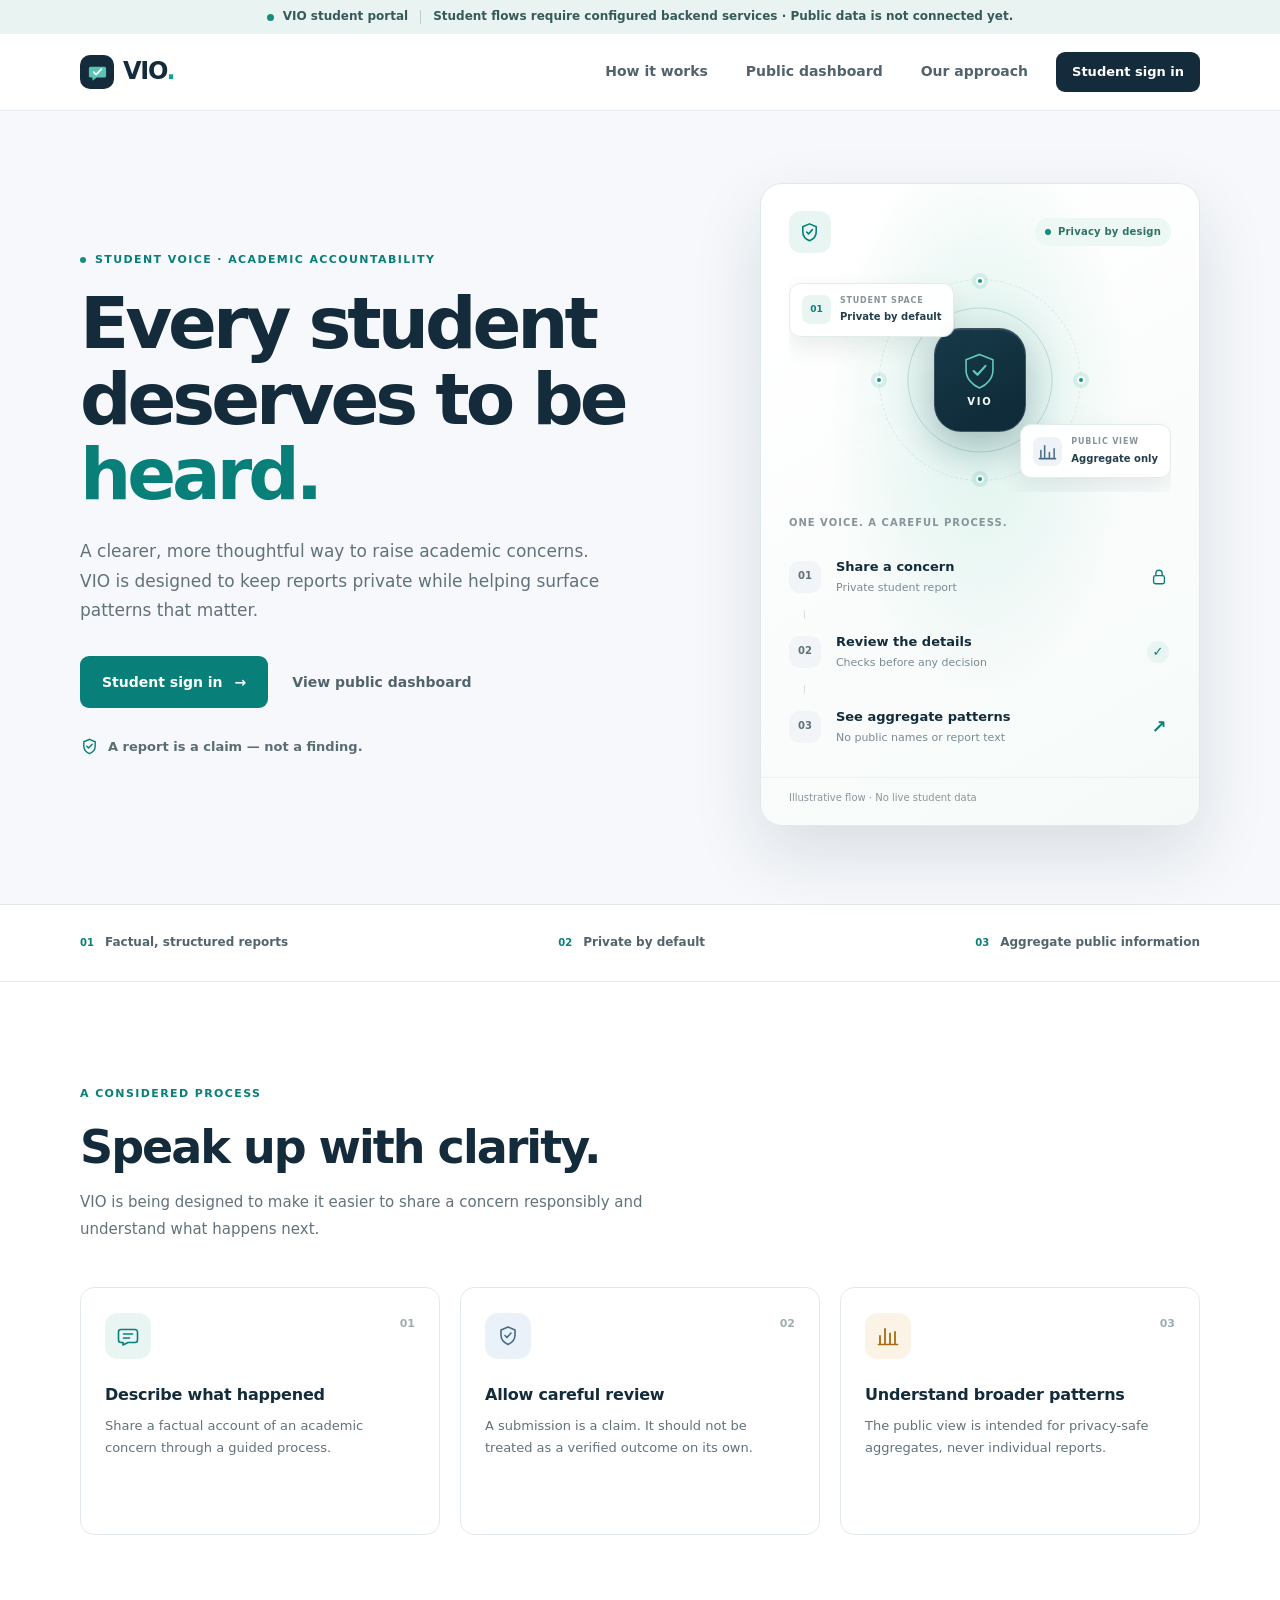
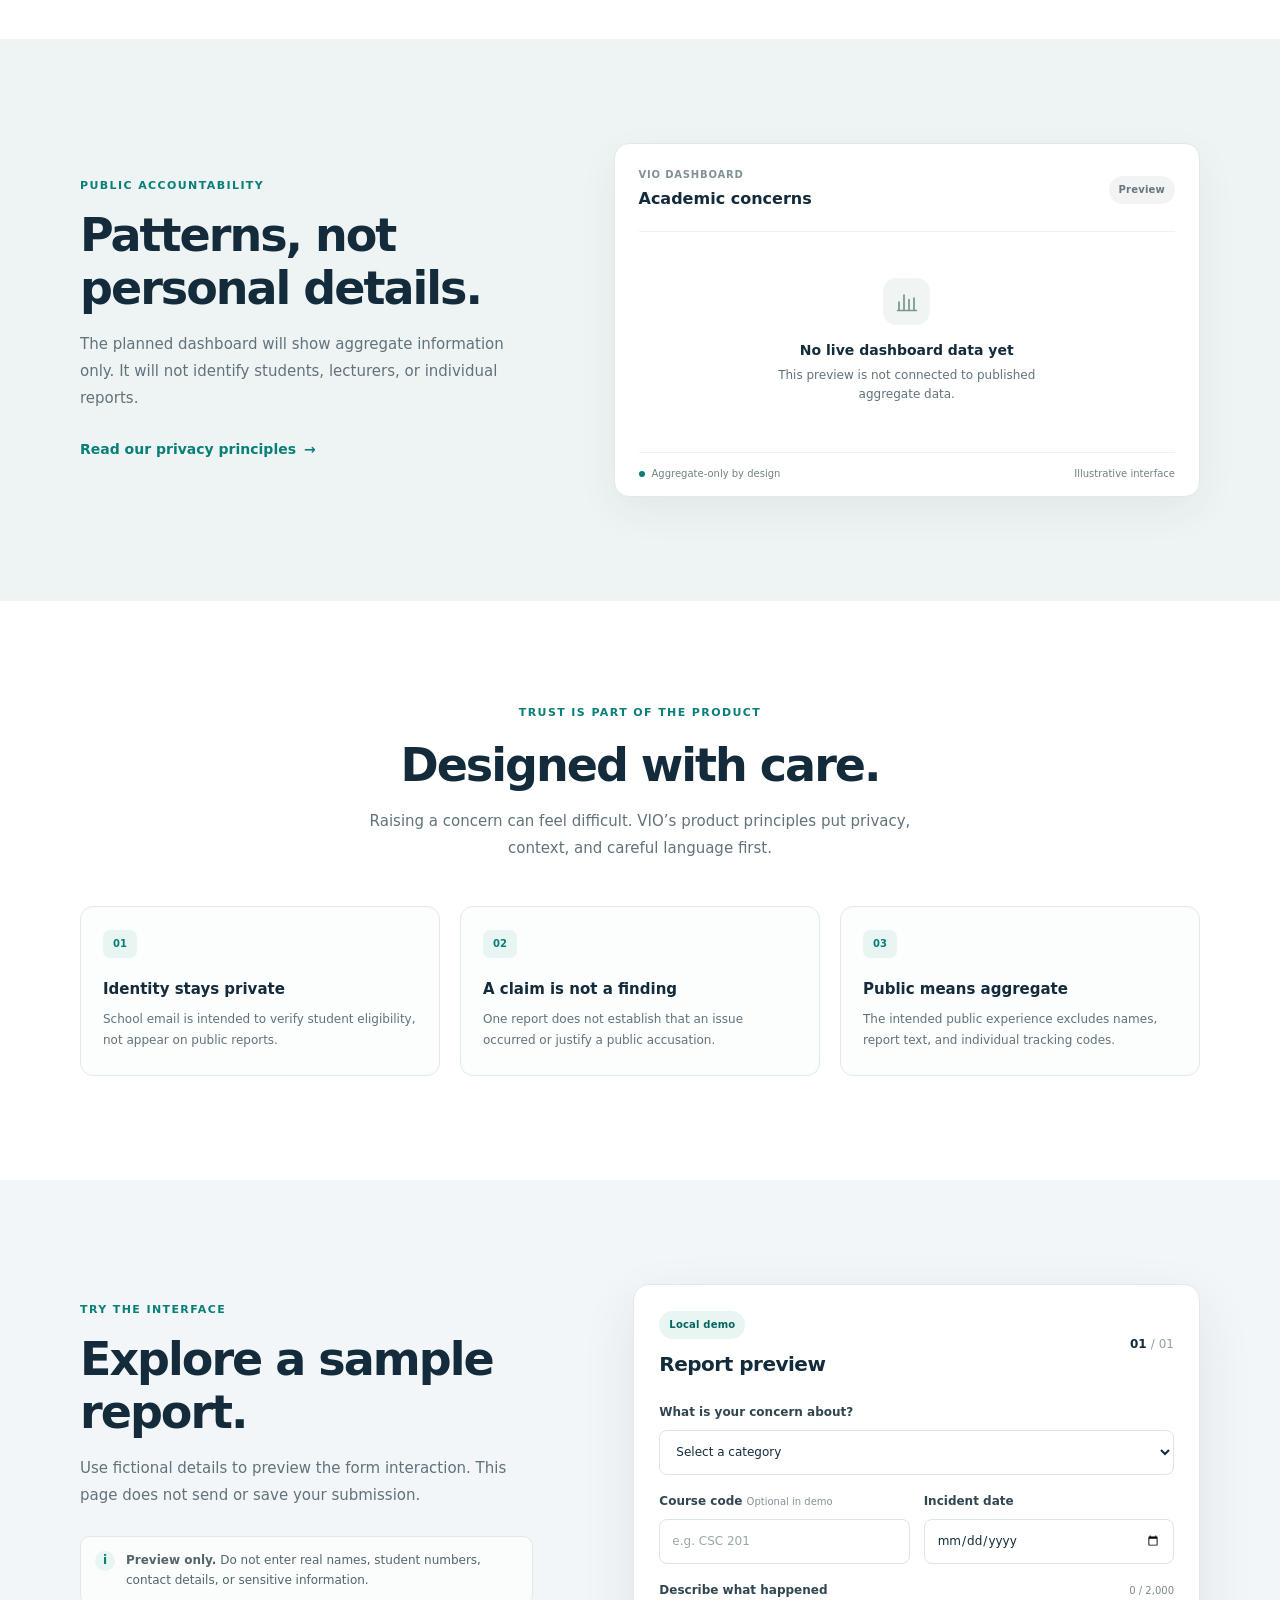
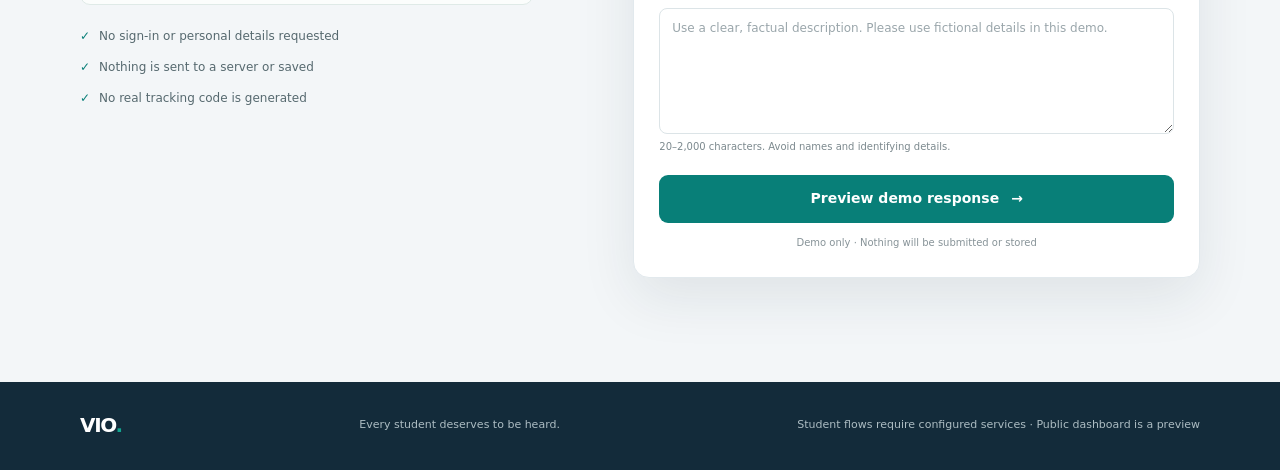
<file: frontend/index.html>
<!DOCTYPE html>
<html lang="en">
<head>
  <meta charset="UTF-8">
  <meta name="viewport" content="width=device-width, initial-scale=1">
  <meta name="theme-color" content="#f6f8fb">
  <meta
    name="description"
    content="VIO gives university students a structured, privacy-minded way to raise academic concerns."
  >
  <title>VIO — Every student deserves to be heard</title>
  <link rel="stylesheet" href="css/style.css">
</head>
<body>
  <a class="skip-link" href="#main">Skip to content</a>

  <div class="preview-bar">
    <span class="preview-bar__dot" aria-hidden="true"></span>
    <span>VIO student portal</span>
    <span class="preview-bar__divider" aria-hidden="true"></span>
    <span>Student flows require configured backend services · Public data is not connected yet.</span>
  </div>

  <header class="site-header">
    <div class="header-inner">
      <a class="brand" href="#home" aria-label="VIO home">
        <span class="brand__mark" aria-hidden="true">
          <svg viewBox="0 0 32 32" fill="none">
            <path d="M7 8.5h18a2 2 0 0 1 2 2v10a2 2 0 0 1-2 2H15l-5.5 4v-4H7a2 2 0 0 1-2-2v-10a2 2 0 0 1 2-2Z" fill="currentColor"/>
            <path d="m11 15.5 3.2 3.2 6.8-7" stroke="#fff" stroke-width="2.2" stroke-linecap="round" stroke-linejoin="round"/>
          </svg>
        </span>
        <span>VIO<span class="brand__period">.</span></span>
      </a>

      <button
        class="menu-toggle"
        id="menuToggle"
        type="button"
        aria-expanded="false"
        aria-controls="primaryNav"
        aria-label="Open navigation menu"
      >
        <span></span>
        <span></span>
        <span></span>
      </button>

      <nav class="primary-nav" id="primaryNav" aria-label="Main navigation">
        <a href="#how-it-works">How it works</a>
        <a href="dashboard.html">Public dashboard</a>
        <a href="about.html">Our approach</a>
      </nav>

      <a class="button button--small button--dark header-cta" href="sign-in.html">Student sign in</a>
    </div>
  </header>

  <main id="main">
    <section class="hero section-wrap" id="home">
      <div class="hero__copy">
        <p class="eyebrow"><span aria-hidden="true"></span> Student voice · Academic accountability</p>
        <h1>Every student deserves to be <span>heard.</span></h1>
        <p class="hero__intro">
          A clearer, more thoughtful way to raise academic concerns. VIO is designed
          to keep reports private while helping surface patterns that matter.
        </p>
        <div class="hero__actions">
          <a class="button button--primary" href="sign-in.html">
            Student sign in
            <span aria-hidden="true">→</span>
          </a>
          <a class="text-link" href="dashboard.html">View public dashboard</a>
        </div>
        <p class="hero__reassurance">
          <svg viewBox="0 0 20 20" fill="none" aria-hidden="true">
            <path d="M10 2.5 16 5v4.4c0 3.6-2.5 6.6-6 8.1-3.5-1.5-6-4.5-6-8.1V5l6-2.5Z" stroke="currentColor" stroke-width="1.5"/>
            <path d="m7.2 9.8 1.8 1.8 3.8-4" stroke="currentColor" stroke-width="1.5" stroke-linecap="round" stroke-linejoin="round"/>
          </svg>
          A report is a claim — not a finding.
        </p>
      </div>

      <aside class="hero-card" aria-label="How VIO is designed to protect privacy">
        <div class="hero-card__top">
          <span class="hero-card__icon" aria-hidden="true">
            <svg viewBox="0 0 24 24" fill="none">
              <path d="M12 3 19 6v5.1c0 4.2-2.9 7.7-7 9.4-4.1-1.7-7-5.2-7-9.4V6l7-3Z" stroke="currentColor" stroke-width="1.7" stroke-linejoin="round"/>
              <path d="m9 11.5 2 2 4-4.5" stroke="currentColor" stroke-width="1.7" stroke-linecap="round" stroke-linejoin="round"/>
            </svg>
          </span>
          <span class="status-pill"><span aria-hidden="true"></span> Privacy by design</span>
        </div>
        <div
          class="hero-visual"
          role="img"
          aria-label="A private student report stays in the student's account; the public view is aggregate only."
        >
          <span class="hero-visual__orbit hero-visual__orbit--outer" aria-hidden="true"></span>
          <span class="hero-visual__orbit hero-visual__orbit--inner" aria-hidden="true"></span>
          <span class="hero-visual__node hero-visual__node--top" aria-hidden="true"></span>
          <span class="hero-visual__node hero-visual__node--left" aria-hidden="true"></span>
          <span class="hero-visual__node hero-visual__node--right" aria-hidden="true"></span>
          <span class="hero-visual__node hero-visual__node--bottom" aria-hidden="true"></span>
          <div class="hero-visual__seal" aria-hidden="true">
            <svg viewBox="0 0 48 48" fill="none">
              <path d="M24 5 39 11v11.2c0 9-6.2 16.4-15 20.1C15.2 38.6 9 31.2 9 22.2V11l15-6Z" stroke="currentColor" stroke-width="1.8"/>
              <path d="m17.5 23.5 4.2 4.2 9-10" stroke="currentColor" stroke-width="2.4" stroke-linecap="round" stroke-linejoin="round"/>
            </svg>
            <span>VIO</span>
          </div>
          <div class="hero-visual__signal hero-visual__signal--private">
            <span class="hero-visual__signal-icon" aria-hidden="true">01</span>
            <span><small>STUDENT SPACE</small><strong>Private by default</strong></span>
          </div>
          <div class="hero-visual__signal hero-visual__signal--public">
            <span class="hero-visual__signal-icon hero-visual__signal-icon--public" aria-hidden="true">
              <svg viewBox="0 0 20 20" fill="none"><path d="M3 16V9m4 7V4m5 12v-5m5 5V7M1.5 17.5h17" stroke="currentColor" stroke-width="1.6" stroke-linecap="round"/></svg>
            </span>
            <span><small>PUBLIC VIEW</small><strong>Aggregate only</strong></span>
          </div>
        </div>
        <p class="hero-card__label">One voice. A careful process.</p>
        <div class="journey-step">
          <span class="journey-step__number">01</span>
          <span><strong>Share a concern</strong><small>Private student report</small></span>
          <span class="journey-step__lock" aria-label="Private">
            <svg viewBox="0 0 20 20" fill="none" aria-hidden="true">
              <rect x="4" y="8.5" width="12" height="9" rx="2" stroke="currentColor" stroke-width="1.5"/>
              <path d="M6.5 8.5V6a3.5 3.5 0 1 1 7 0v2.5" stroke="currentColor" stroke-width="1.5" stroke-linecap="round"/>
            </svg>
          </span>
        </div>
        <span class="journey-connector" aria-hidden="true"></span>
        <div class="journey-step">
          <span class="journey-step__number">02</span>
          <span><strong>Review the details</strong><small>Checks before any decision</small></span>
          <span class="journey-step__check" aria-hidden="true">✓</span>
        </div>
        <span class="journey-connector" aria-hidden="true"></span>
        <div class="journey-step journey-step--last">
          <span class="journey-step__number">03</span>
          <span><strong>See aggregate patterns</strong><small>No public names or report text</small></span>
          <span class="journey-step__chart" aria-hidden="true">↗</span>
        </div>
        <p class="hero-card__note">Illustrative flow · No live student data</p>
      </aside>
    </section>

    <section class="trust-strip" aria-label="VIO principles">
      <div class="trust-strip__inner">
        <p><span aria-hidden="true">01</span> Factual, structured reports</p>
        <p><span aria-hidden="true">02</span> Private by default</p>
        <p><span aria-hidden="true">03</span> Aggregate public information</p>
      </div>
    </section>

    <section class="section section--white" id="how-it-works">
      <div class="section-wrap">
        <div class="section-heading">
          <p class="eyebrow">A considered process</p>
          <h2>Speak up with clarity.</h2>
          <p class="section-lead">
            VIO is being designed to make it easier to share a concern responsibly
            and understand what happens next.
          </p>
        </div>
        <div class="steps-grid">
          <article class="step-card">
            <span class="step-card__number">01</span>
            <div class="step-card__icon step-card__icon--teal" aria-hidden="true">
              <svg viewBox="0 0 24 24" fill="none">
                <path d="M5 5.5h14A2.5 2.5 0 0 1 21.5 8v8a2.5 2.5 0 0 1-2.5 2.5h-7L7 21v-2.5H5A2.5 2.5 0 0 1 2.5 16V8A2.5 2.5 0 0 1 5 5.5Z" stroke="currentColor" stroke-width="1.6" stroke-linejoin="round"/>
                <path d="M7.5 10h9m-9 4h6" stroke="currentColor" stroke-width="1.6" stroke-linecap="round"/>
              </svg>
            </div>
            <h3>Describe what happened</h3>
            <p>Share a factual account of an academic concern through a guided process.</p>
          </article>
          <article class="step-card">
            <span class="step-card__number">02</span>
            <div class="step-card__icon step-card__icon--blue" aria-hidden="true">
              <svg viewBox="0 0 24 24" fill="none">
                <path d="M12 3 19 6v5.1c0 4.2-2.9 7.7-7 9.4-4.1-1.7-7-5.2-7-9.4V6l7-3Z" stroke="currentColor" stroke-width="1.6" stroke-linejoin="round"/>
                <path d="m9 11.5 2 2 4-4.5" stroke="currentColor" stroke-width="1.6" stroke-linecap="round" stroke-linejoin="round"/>
              </svg>
            </div>
            <h3>Allow careful review</h3>
            <p>A submission is a claim. It should not be treated as a verified outcome on its own.</p>
          </article>
          <article class="step-card">
            <span class="step-card__number">03</span>
            <div class="step-card__icon step-card__icon--gold" aria-hidden="true">
              <svg viewBox="0 0 24 24" fill="none">
                <path d="M4 19.5V12m5 7.5V5m5 14.5v-10m5 10V8" stroke="currentColor" stroke-width="1.8" stroke-linecap="round"/>
                <path d="M2.5 20.5h19" stroke="currentColor" stroke-width="1.6" stroke-linecap="round"/>
              </svg>
            </div>
            <h3>Understand broader patterns</h3>
            <p>The public view is intended for privacy-safe aggregates, never individual reports.</p>
          </article>
        </div>
      </div>
    </section>

    <section class="section dashboard-section" id="dashboard">
      <div class="section-wrap dashboard-layout">
        <div>
          <p class="eyebrow">Public accountability</p>
          <h2>Patterns, not personal details.</h2>
          <p class="section-lead">
            The planned dashboard will show aggregate information only. It will
            not identify students, lecturers, or individual reports.
          </p>
          <a class="text-link text-link--teal" href="#privacy">Read our privacy principles <span aria-hidden="true">→</span></a>
        </div>
        <div class="dashboard-preview">
          <div class="dashboard-preview__header">
            <div>
              <p class="dashboard-preview__eyebrow">VIO dashboard</p>
              <h3>Academic concerns</h3>
            </div>
            <span class="preview-tag">Preview</span>
          </div>
          <div class="dashboard-empty">
            <span class="dashboard-empty__icon" aria-hidden="true">
              <svg viewBox="0 0 24 24" fill="none">
                <path d="M4 19.5V12m5 7.5V5m5 14.5v-10m5 10V8" stroke="currentColor" stroke-width="1.7" stroke-linecap="round"/>
                <path d="M2.5 20.5h19" stroke="currentColor" stroke-width="1.5" stroke-linecap="round"/>
              </svg>
            </span>
            <h4>No live dashboard data yet</h4>
            <p>This preview is not connected to published aggregate data.</p>
          </div>
          <div class="dashboard-preview__foot">
            <span><i aria-hidden="true"></i> Aggregate-only by design</span>
            <span>Illustrative interface</span>
          </div>
        </div>
      </div>
    </section>

    <section class="section privacy-section" id="privacy">
      <div class="section-wrap">
        <div class="section-heading section-heading--center">
          <p class="eyebrow">Trust is part of the product</p>
          <h2>Designed with care.</h2>
          <p class="section-lead">
            Raising a concern can feel difficult. VIO’s product principles put
            privacy, context, and careful language first.
          </p>
        </div>
        <div class="privacy-grid">
          <article class="privacy-card">
            <span class="privacy-card__icon" aria-hidden="true">01</span>
            <h3>Identity stays private</h3>
            <p>School email is intended to verify student eligibility, not appear on public reports.</p>
          </article>
          <article class="privacy-card">
            <span class="privacy-card__icon" aria-hidden="true">02</span>
            <h3>A claim is not a finding</h3>
            <p>One report does not establish that an issue occurred or justify a public accusation.</p>
          </article>
          <article class="privacy-card">
            <span class="privacy-card__icon" aria-hidden="true">03</span>
            <h3>Public means aggregate</h3>
            <p>The intended public experience excludes names, report text, and individual tracking codes.</p>
          </article>
        </div>
      </div>
    </section>

    <section class="section demo-section" id="demo">
      <div class="section-wrap demo-layout">
        <div class="demo-copy">
          <p class="eyebrow">Try the interface</p>
          <h2>Explore a sample report.</h2>
          <p class="section-lead">
            Use fictional details to preview the form interaction. This page
            does not send or save your submission.
          </p>
          <div class="demo-notice">
            <span aria-hidden="true">i</span>
            <p><strong>Preview only.</strong> Do not enter real names, student numbers, contact details, or sensitive information.</p>
          </div>
          <ul class="demo-points">
            <li><span aria-hidden="true">✓</span> No sign-in or personal details requested</li>
            <li><span aria-hidden="true">✓</span> Nothing is sent to a server or saved</li>
            <li><span aria-hidden="true">✓</span> No real tracking code is generated</li>
          </ul>
        </div>

        <div class="form-card">
          <div class="form-card__heading">
            <div>
              <span class="preview-tag preview-tag--teal">Local demo</span>
              <h3 id="reportPreviewHeading">Report preview</h3>
            </div>
            <span class="form-card__step">01 <span>/ 01</span></span>
          </div>
          <div class="demo-form" id="reportForm" role="group" aria-labelledby="reportPreviewHeading">
            <div class="field">
              <label for="category">What is your concern about?</label>
              <select id="category" name="category" required>
                <option value="">Select a category</option>
                <option value="class_not_held">A class was not held</option>
                <option value="practical_not_held">A practical was not held</option>
                <option value="outline_incomplete">Course outline not completed</option>
                <option value="poor_delivery">Course delivery concern</option>
                <option value="unfair_assessment">Assessment concern</option>
                <option value="unresolved_complaint">Unresolved complaint</option>
                <option value="other_academic">Other academic issue</option>
                <option value="institutional">Institutional issue</option>
              </select>
            </div>
            <div class="field-row">
              <div class="field">
                <label for="course">Course code <span class="field-optional">Optional in demo</span></label>
                <input id="course" name="course" type="text" maxlength="24" placeholder="e.g. CSC 201" autocomplete="off">
              </div>
              <div class="field">
                <label for="incidentDate">Incident date</label>
                <input id="incidentDate" name="incidentDate" type="date" required>
              </div>
            </div>
            <div class="field">
              <div class="label-row">
                <label for="description">Describe what happened</label>
                <span id="characterCount" class="character-count">0 / 2,000</span>
              </div>
              <textarea
                id="description"
                name="description"
                rows="5"
                minlength="20"
                maxlength="2000"
                placeholder="Use a clear, factual description. Please use fictional details in this demo."
                required
              ></textarea>
              <p class="field-hint">20–2,000 characters. Avoid names and identifying details.</p>
            </div>
            <button class="button button--primary button--submit" id="previewButton" type="button">
              Preview demo response
              <span aria-hidden="true">→</span>
            </button>
            <p class="demo-result" id="formMessage" role="status" aria-live="polite" hidden></p>
            <p class="form-footnote">Demo only · Nothing will be submitted or stored</p>
          </div>
        </div>
      </div>
    </section>
  </main>

  <footer class="site-footer">
    <div class="footer-inner">
      <a class="brand brand--footer" href="#home" aria-label="VIO home">
        <span>VIO<span class="brand__period">.</span></span>
      </a>
      <p>Every student deserves to be heard.</p>
      <span class="footer-preview">Student flows require configured services · Public dashboard is a preview</span>
    </div>
  </footer>

  <script src="js/config.js"></script>
  <script src="js/script.js"></script>
</body>
</html>
</file>
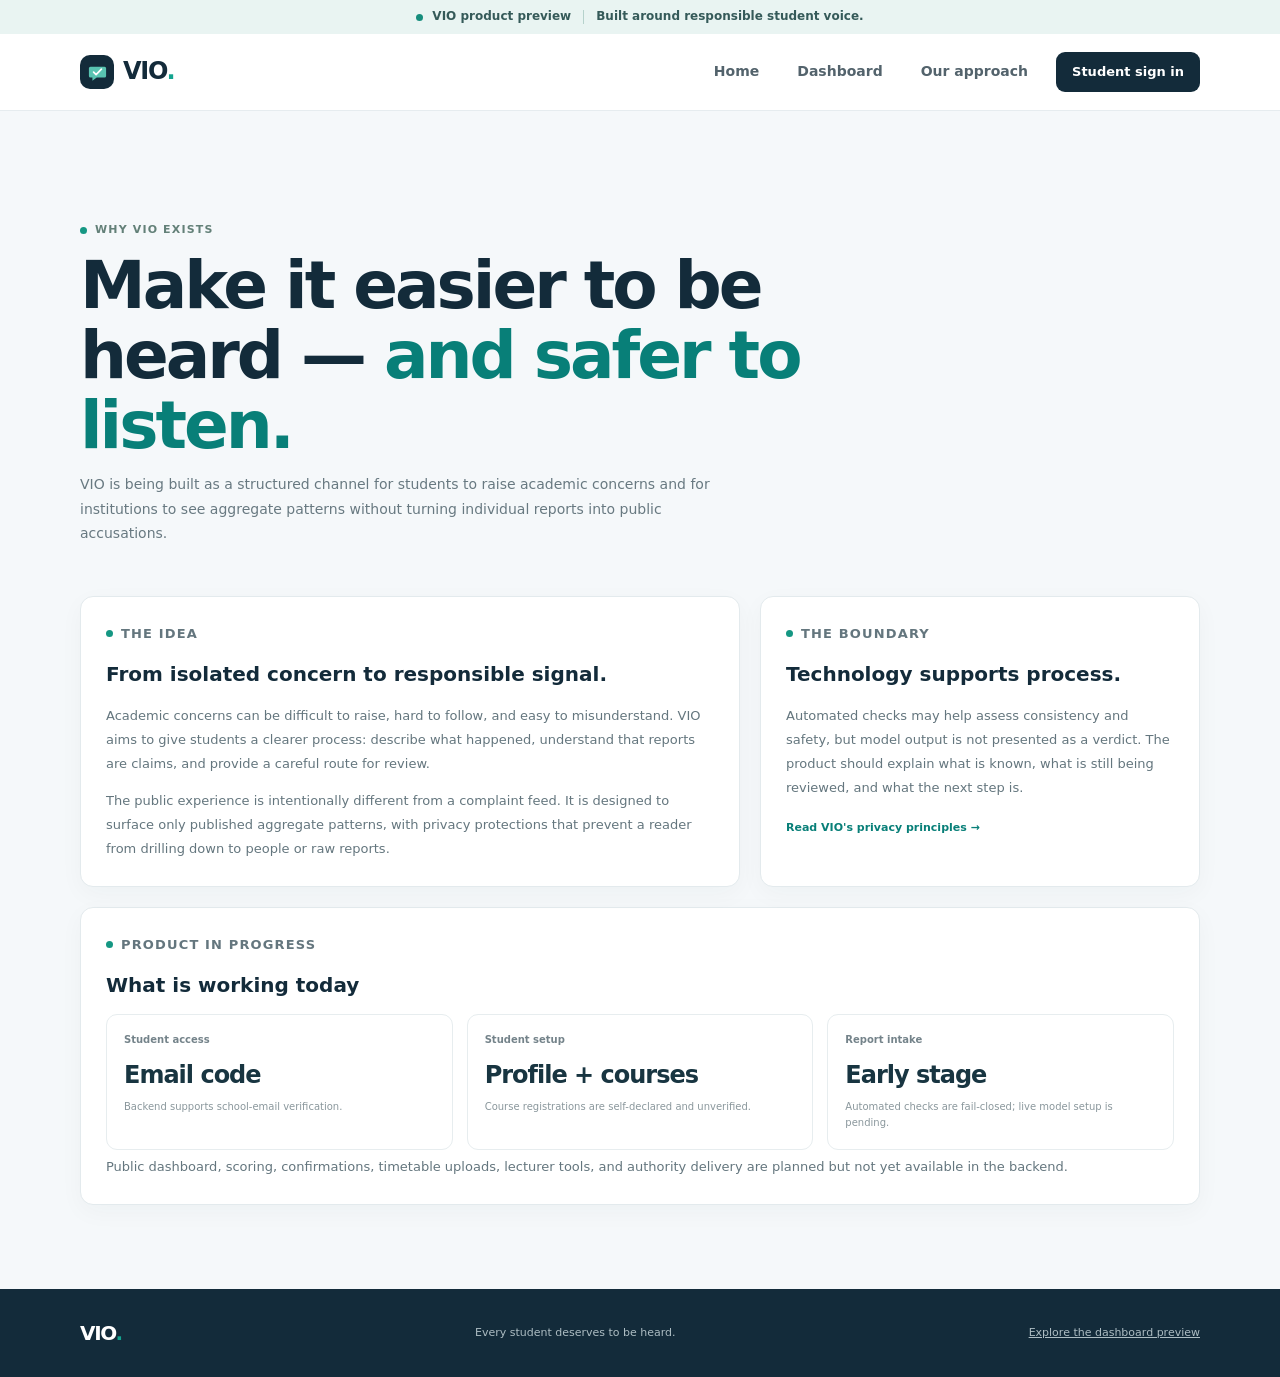
<file: frontend/about.html>
<!DOCTYPE html>
<html lang="en">
<head>
  <meta charset="UTF-8">
  <meta name="viewport" content="width=device-width, initial-scale=1">
  <meta name="theme-color" content="#f6f8fb">
  <meta name="description" content="Learn about VIO's approach to student voice and academic accountability.">
  <title>Our approach — VIO</title>
  <link rel="stylesheet" href="css/style.css">
  <link rel="stylesheet" href="css/app.css">
</head>
<body class="app-page">
  <a class="skip-link" href="#main">Skip to content</a>
  <div class="preview-bar">
    <span class="preview-bar__dot" aria-hidden="true"></span>
    <span>VIO product preview</span>
    <span class="preview-bar__divider" aria-hidden="true"></span>
    <span>Built around responsible student voice.</span>
  </div>
  <header class="site-header">
    <div class="header-inner">
      <a class="brand" href="index.html" aria-label="VIO home">
        <span class="brand__mark" aria-hidden="true">
          <svg viewBox="0 0 32 32" fill="none"><path d="M7 8.5h18a2 2 0 0 1 2 2v10a2 2 0 0 1-2 2H15l-5.5 4v-4H7a2 2 0 0 1-2-2v-10a2 2 0 0 1 2-2Z" fill="currentColor"/><path d="m11 15.5 3.2 3.2 6.8-7" stroke="#fff" stroke-width="2.2" stroke-linecap="round" stroke-linejoin="round"/></svg>
        </span>
        <span>VIO<span class="brand__period">.</span></span>
      </a>
      <button class="menu-toggle" id="menuToggle" type="button" aria-expanded="false" aria-controls="primaryNav" aria-label="Open navigation menu"><span></span><span></span><span></span></button>
      <nav class="primary-nav" id="primaryNav" aria-label="Main navigation">
        <a href="index.html">Home</a>
        <a href="dashboard.html">Dashboard</a>
        <a href="about.html" aria-current="page">Our approach</a>
      </nav>
      <a class="button button--small button--dark header-cta" href="sign-in.html">Student sign in</a>
    </div>
  </header>

  <main class="app-main" id="main">
    <section class="about-hero">
      <p class="app-topline">Why VIO exists</p>
      <h1>Make it easier to be heard — <span>and safer to listen.</span></h1>
      <p class="app-lead">VIO is being built as a structured channel for students to raise academic concerns and for institutions to see aggregate patterns without turning individual reports into public accusations.</p>
    </section>

    <div class="about-grid">
      <section class="app-panel about-copy">
        <p class="app-topline">The idea</p>
        <h2>From isolated concern to responsible signal.</h2>
        <p>Academic concerns can be difficult to raise, hard to follow, and easy to misunderstand. VIO aims to give students a clearer process: describe what happened, understand that reports are claims, and provide a careful route for review.</p>
        <p>The public experience is intentionally different from a complaint feed. It is designed to surface only published aggregate patterns, with privacy protections that prevent a reader from drilling down to people or raw reports.</p>
      </section>
      <aside class="app-panel about-copy">
        <p class="app-topline">The boundary</p>
        <h2>Technology supports process.</h2>
        <p>Automated checks may help assess consistency and safety, but model output is not presented as a verdict. The product should explain what is known, what is still being reviewed, and what the next step is.</p>
        <a class="app-link" href="privacy.html">Read VIO's privacy principles →</a>
      </aside>
    </div>

    <section class="app-panel about-copy" style="margin-top: 20px">
      <p class="app-topline">Product in progress</p>
      <h2>What is working today</h2>
      <div class="app-grid">
        <article class="app-stat">
          <div class="app-stat__label">Student access</div>
          <div class="app-stat__value">Email code</div>
          <div class="app-stat__hint">Backend supports school-email verification.</div>
        </article>
        <article class="app-stat">
          <div class="app-stat__label">Student setup</div>
          <div class="app-stat__value">Profile + courses</div>
          <div class="app-stat__hint">Course registrations are self-declared and unverified.</div>
        </article>
        <article class="app-stat">
          <div class="app-stat__label">Report intake</div>
          <div class="app-stat__value">Early stage</div>
          <div class="app-stat__hint">Automated checks are fail-closed; live model setup is pending.</div>
        </article>
      </div>
      <p class="form-help">Public dashboard, scoring, confirmations, timetable uploads, lecturer tools, and authority delivery are planned but not yet available in the backend.</p>
    </section>
  </main>

  <footer class="site-footer">
    <div class="footer-inner">
      <a class="brand brand--footer" href="index.html" aria-label="VIO home"><span>VIO<span class="brand__period">.</span></span></a>
      <p>Every student deserves to be heard.</p>
      <a class="footer-preview" href="dashboard.html">Explore the dashboard preview</a>
    </div>
  </footer>
  <script src="js/config.js"></script>
  <script src="js/script.js"></script>
</body>
</html>
</file>
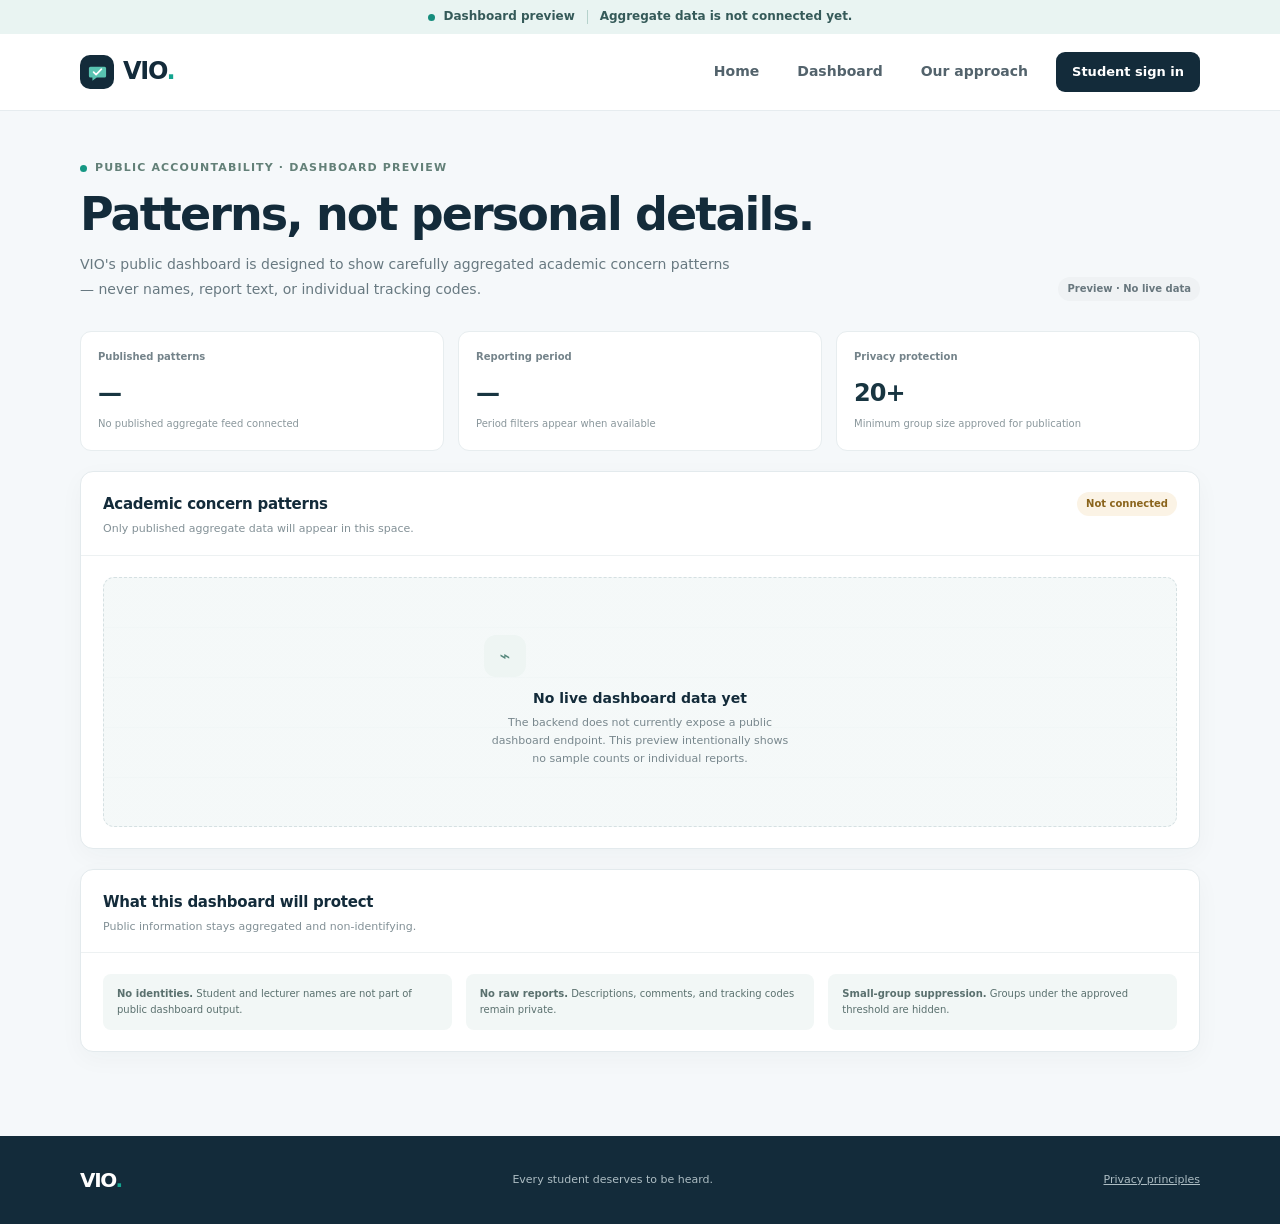
<file: frontend/dashboard.html>
<!DOCTYPE html>
<html lang="en">
<head>
  <meta charset="UTF-8">
  <meta name="viewport" content="width=device-width, initial-scale=1">
  <meta name="theme-color" content="#f6f8fb">
  <meta name="description" content="Explore VIO's planned privacy-first public accountability dashboard.">
  <title>Public dashboard — VIO</title>
  <link rel="stylesheet" href="css/style.css">
  <link rel="stylesheet" href="css/app.css">
</head>
<body class="app-page">
  <a class="skip-link" href="#main">Skip to content</a>
  <div class="preview-bar">
    <span class="preview-bar__dot" aria-hidden="true"></span>
    <span>Dashboard preview</span>
    <span class="preview-bar__divider" aria-hidden="true"></span>
    <span>Aggregate data is not connected yet.</span>
  </div>
  <header class="site-header">
    <div class="header-inner">
      <a class="brand" href="index.html" aria-label="VIO home">
        <span class="brand__mark" aria-hidden="true">
          <svg viewBox="0 0 32 32" fill="none"><path d="M7 8.5h18a2 2 0 0 1 2 2v10a2 2 0 0 1-2 2H15l-5.5 4v-4H7a2 2 0 0 1-2-2v-10a2 2 0 0 1 2-2Z" fill="currentColor"/><path d="m11 15.5 3.2 3.2 6.8-7" stroke="#fff" stroke-width="2.2" stroke-linecap="round" stroke-linejoin="round"/></svg>
        </span>
        <span>VIO<span class="brand__period">.</span></span>
      </a>
      <button class="menu-toggle" id="menuToggle" type="button" aria-expanded="false" aria-controls="primaryNav" aria-label="Open navigation menu"><span></span><span></span><span></span></button>
      <nav class="primary-nav" id="primaryNav" aria-label="Main navigation">
        <a href="index.html">Home</a>
        <a href="dashboard.html" aria-current="page">Dashboard</a>
        <a href="about.html">Our approach</a>
      </nav>
      <a class="button button--small button--dark header-cta" href="sign-in.html">Student sign in</a>
    </div>
  </header>

  <main class="app-main" id="main">
    <p class="app-topline">Public accountability · Dashboard preview</p>
    <div class="app-title-row">
      <div>
        <h1>Patterns, not personal details.</h1>
        <p>VIO's public dashboard is designed to show carefully aggregated academic concern patterns — never names, report text, or individual tracking codes.</p>
      </div>
      <span class="app-status app-status--muted">Preview · No live data</span>
    </div>

    <section class="app-grid" aria-label="Dashboard metrics">
      <article class="app-stat">
        <div class="app-stat__label">Published patterns</div>
        <div class="app-stat__value">—</div>
        <div class="app-stat__hint">No published aggregate feed connected</div>
      </article>
      <article class="app-stat">
        <div class="app-stat__label">Reporting period</div>
        <div class="app-stat__value">—</div>
        <div class="app-stat__hint">Period filters appear when available</div>
      </article>
      <article class="app-stat">
        <div class="app-stat__label">Privacy protection</div>
        <div class="app-stat__value">20+</div>
        <div class="app-stat__hint">Minimum group size approved for publication</div>
      </article>
    </section>

    <section class="app-panel" style="margin-top: 20px" aria-labelledby="patternsHeading">
      <div class="app-panel__heading">
        <div>
          <h2 id="patternsHeading">Academic concern patterns</h2>
          <p>Only published aggregate data will appear in this space.</p>
        </div>
        <span class="app-status app-status--gold">Not connected</span>
      </div>
      <div class="app-panel__body">
        <div class="dashboard-placeholder" role="status">
          <div class="dashboard-placeholder__content">
            <span class="app-empty__icon" aria-hidden="true">⌁</span>
            <h3>No live dashboard data yet</h3>
            <p>The backend does not currently expose a public dashboard endpoint. This preview intentionally shows no sample counts or individual reports.</p>
          </div>
        </div>
      </div>
    </section>

    <section class="app-panel" style="margin-top: 20px" aria-labelledby="privacyHeading">
      <div class="app-panel__heading">
        <div>
          <h2 id="privacyHeading">What this dashboard will protect</h2>
          <p>Public information stays aggregated and non-identifying.</p>
        </div>
      </div>
      <div class="app-panel__body">
        <div class="app-grid">
          <div class="privacy-note"><strong>No identities.</strong> Student and lecturer names are not part of public dashboard output.</div>
          <div class="privacy-note"><strong>No raw reports.</strong> Descriptions, comments, and tracking codes remain private.</div>
          <div class="privacy-note"><strong>Small-group suppression.</strong> Groups under the approved threshold are hidden.</div>
        </div>
      </div>
    </section>
  </main>

  <footer class="site-footer">
    <div class="footer-inner">
      <a class="brand brand--footer" href="index.html" aria-label="VIO home"><span>VIO<span class="brand__period">.</span></span></a>
      <p>Every student deserves to be heard.</p>
      <a class="footer-preview" href="privacy.html">Privacy principles</a>
    </div>
  </footer>
  <script src="js/config.js"></script>
  <script src="js/script.js"></script>
</body>
</html>
</file>
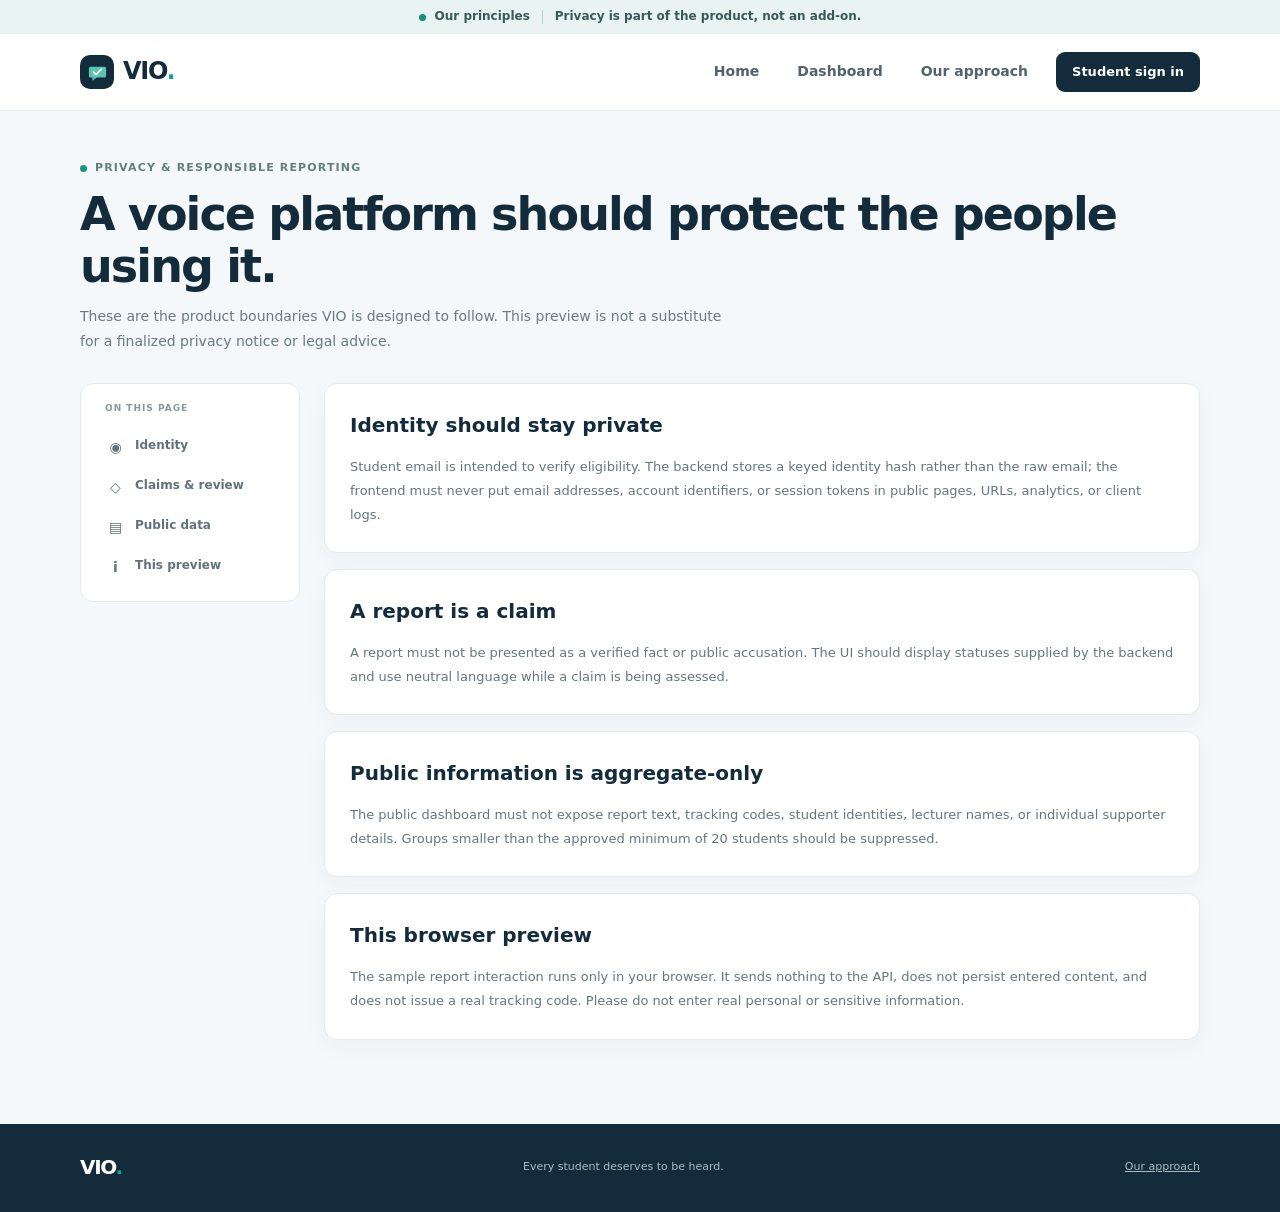
<file: frontend/privacy.html>
<!DOCTYPE html>
<html lang="en">
<head>
  <meta charset="UTF-8">
  <meta name="viewport" content="width=device-width, initial-scale=1">
  <meta name="theme-color" content="#f6f8fb">
  <meta name="description" content="VIO privacy and responsible reporting principles.">
  <title>Privacy principles — VIO</title>
  <link rel="stylesheet" href="css/style.css">
  <link rel="stylesheet" href="css/app.css">
</head>
<body class="app-page">
  <a class="skip-link" href="#main">Skip to content</a>
  <div class="preview-bar">
    <span class="preview-bar__dot" aria-hidden="true"></span>
    <span>Our principles</span>
    <span class="preview-bar__divider" aria-hidden="true"></span>
    <span>Privacy is part of the product, not an add-on.</span>
  </div>
  <header class="site-header">
    <div class="header-inner">
      <a class="brand" href="index.html" aria-label="VIO home">
        <span class="brand__mark" aria-hidden="true">
          <svg viewBox="0 0 32 32" fill="none"><path d="M7 8.5h18a2 2 0 0 1 2 2v10a2 2 0 0 1-2 2H15l-5.5 4v-4H7a2 2 0 0 1-2-2v-10a2 2 0 0 1 2-2Z" fill="currentColor"/><path d="m11 15.5 3.2 3.2 6.8-7" stroke="#fff" stroke-width="2.2" stroke-linecap="round" stroke-linejoin="round"/></svg>
        </span>
        <span>VIO<span class="brand__period">.</span></span>
      </a>
      <button class="menu-toggle" id="menuToggle" type="button" aria-expanded="false" aria-controls="primaryNav" aria-label="Open navigation menu"><span></span><span></span><span></span></button>
      <nav class="primary-nav" id="primaryNav" aria-label="Main navigation">
        <a href="index.html">Home</a>
        <a href="dashboard.html">Dashboard</a>
        <a href="about.html">Our approach</a>
      </nav>
      <a class="button button--small button--dark header-cta" href="sign-in.html">Student sign in</a>
    </div>
  </header>

  <main class="app-main" id="main">
    <p class="app-topline">Privacy & responsible reporting</p>
    <h1 class="app-page-title">A voice platform should protect the people using it.</h1>
    <p class="app-lead">These are the product boundaries VIO is designed to follow. This preview is not a substitute for a finalized privacy notice or legal advice.</p>

    <div class="app-layout" style="margin-top: 30px">
      <nav class="app-sidebar" aria-label="Privacy principles">
        <p class="app-sidebar__label">On this page</p>
        <a href="#identity"><span class="app-sidebar__icon">◉</span> Identity</a>
        <a href="#claims"><span class="app-sidebar__icon">◇</span> Claims & review</a>
        <a href="#public-data"><span class="app-sidebar__icon">▤</span> Public data</a>
        <a href="#demo-data"><span class="app-sidebar__icon">i</span> This preview</a>
      </nav>
      <div class="app-content">
        <section class="app-panel about-copy" id="identity">
          <h2>Identity should stay private</h2>
          <p>Student email is intended to verify eligibility. The backend stores a keyed identity hash rather than the raw email; the frontend must never put email addresses, account identifiers, or session tokens in public pages, URLs, analytics, or client logs.</p>
        </section>
        <section class="app-panel about-copy" id="claims" style="margin-top: 16px">
          <h2>A report is a claim</h2>
          <p>A report must not be presented as a verified fact or public accusation. The UI should display statuses supplied by the backend and use neutral language while a claim is being assessed.</p>
        </section>
        <section class="app-panel about-copy" id="public-data" style="margin-top: 16px">
          <h2>Public information is aggregate-only</h2>
          <p>The public dashboard must not expose report text, tracking codes, student identities, lecturer names, or individual supporter details. Groups smaller than the approved minimum of 20 students should be suppressed.</p>
        </section>
        <section class="app-panel about-copy" id="demo-data" style="margin-top: 16px">
          <h2>This browser preview</h2>
          <p>The sample report interaction runs only in your browser. It sends nothing to the API, does not persist entered content, and does not issue a real tracking code. Please do not enter real personal or sensitive information.</p>
        </section>
      </div>
    </div>
  </main>

  <footer class="site-footer">
    <div class="footer-inner">
      <a class="brand brand--footer" href="index.html" aria-label="VIO home"><span>VIO<span class="brand__period">.</span></span></a>
      <p>Every student deserves to be heard.</p>
      <a class="footer-preview" href="about.html">Our approach</a>
    </div>
  </footer>
  <script src="js/config.js"></script>
  <script src="js/script.js"></script>
</body>
</html>
</file>
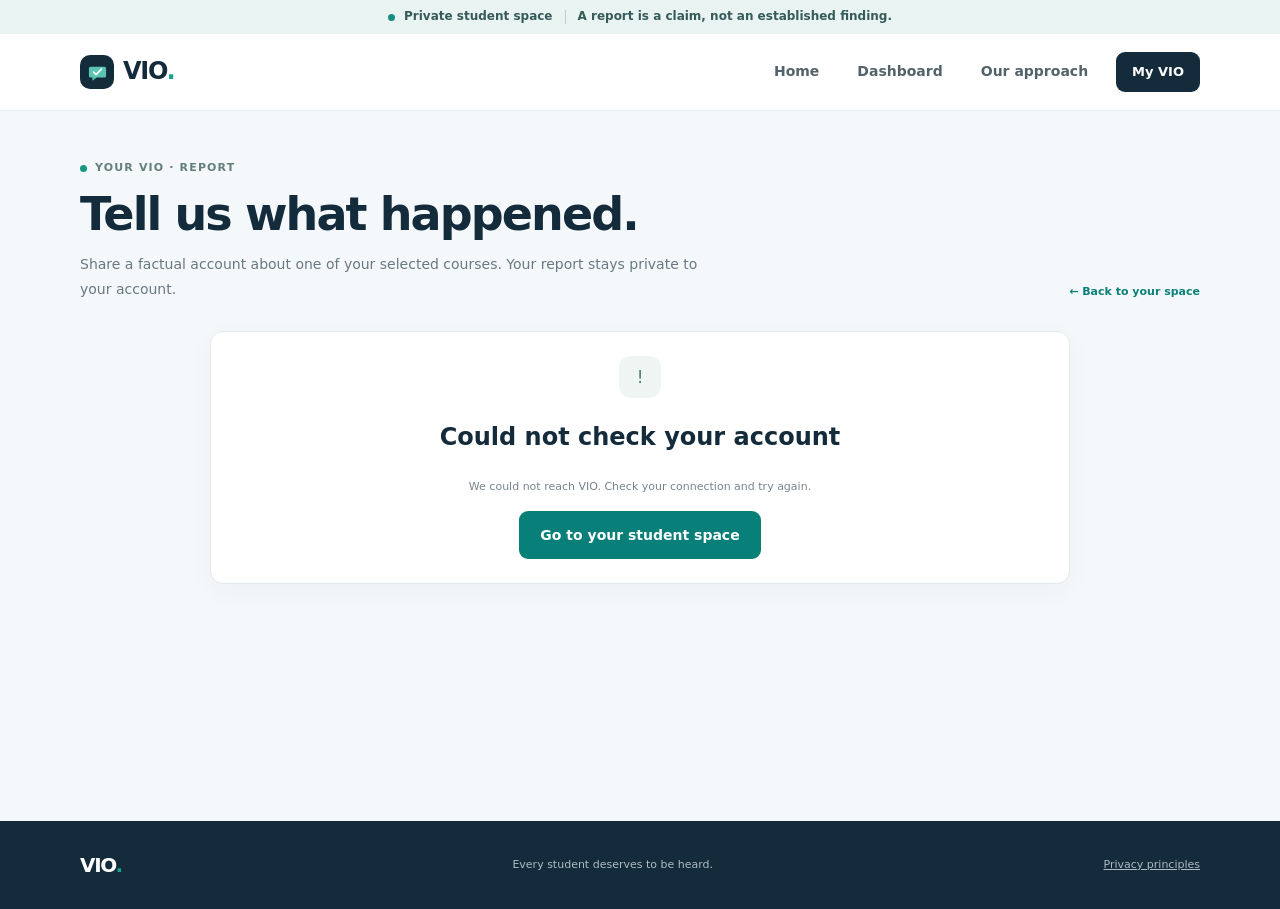
<file: frontend/report.html>
<!DOCTYPE html>
<html lang="en">
<head>
  <meta charset="UTF-8">
  <meta name="viewport" content="width=device-width, initial-scale=1">
  <meta name="theme-color" content="#f6f8fb">
  <meta name="description" content="Submit a factual academic report through VIO.">
  <title>File a report — VIO</title>
  <link rel="stylesheet" href="css/style.css">
  <link rel="stylesheet" href="css/app.css">
</head>
<body class="app-page">
  <a class="skip-link" href="#main">Skip to content</a>
  <div class="preview-bar">
    <span class="preview-bar__dot" aria-hidden="true"></span>
    <span>Private student space</span>
    <span class="preview-bar__divider" aria-hidden="true"></span>
    <span>A report is a claim, not an established finding.</span>
  </div>
  <header class="site-header">
    <div class="header-inner">
      <a class="brand" href="index.html" aria-label="VIO home">
        <span class="brand__mark" aria-hidden="true">
          <svg viewBox="0 0 32 32" fill="none"><path d="M7 8.5h18a2 2 0 0 1 2 2v10a2 2 0 0 1-2 2H15l-5.5 4v-4H7a2 2 0 0 1-2-2v-10a2 2 0 0 1 2-2Z" fill="currentColor"/><path d="m11 15.5 3.2 3.2 6.8-7" stroke="#fff" stroke-width="2.2" stroke-linecap="round" stroke-linejoin="round"/></svg>
        </span>
        <span>VIO<span class="brand__period">.</span></span>
      </a>
      <button class="menu-toggle" id="menuToggle" type="button" aria-expanded="false" aria-controls="primaryNav" aria-label="Open navigation menu"><span></span><span></span><span></span></button>
      <nav class="primary-nav" id="primaryNav" aria-label="Main navigation">
        <a href="index.html">Home</a>
        <a href="dashboard.html">Dashboard</a>
        <a href="about.html">Our approach</a>
      </nav>
      <a class="button button--small button--dark header-cta" href="student.html">My VIO</a>
    </div>
  </header>

  <main class="app-main" id="main">
    <p class="app-topline">Your VIO · Report</p>
    <div class="app-title-row">
      <div>
        <h1>Tell us what happened.</h1>
        <p>Share a factual account about one of your selected courses. Your report stays private to your account.</p>
      </div>
      <a class="app-link" href="student.html">← Back to your space</a>
    </div>

    <div class="app-alert app-alert--error" id="reportError" role="alert" hidden></div>
    <div class="app-alert app-alert--success" id="reportNotice" role="status" aria-live="polite" hidden></div>

    <section class="app-panel report-panel" id="reportLoading" aria-live="polite">
      <div class="app-empty">
        <span class="app-empty__icon" aria-hidden="true">…</span>
        <h2>Checking your report options</h2>
        <p>VIO is loading your registered courses and the current reporting rules.</p>
      </div>
    </section>

    <section class="app-panel report-panel" id="reportUnavailable" hidden>
      <div class="app-empty">
        <span class="app-empty__icon" aria-hidden="true">!</span>
        <h2 id="unavailableTitle">Reporting is not available</h2>
        <p id="unavailableMessage">VIO could not load report options for this account.</p>
        <a class="button button--primary report-action" id="unavailableAction" href="student.html">Go to your student space</a>
      </div>
    </section>

    <section class="app-panel report-panel" id="reportFormPanel" hidden aria-labelledby="reportFormHeading">
      <div class="app-panel__heading">
        <div>
          <h2 id="reportFormHeading">Report details</h2>
          <p id="reportSession"></p>
        </div>
        <span class="app-status app-status--gold">Private · Unverified claim</span>
      </div>
      <div class="app-panel__body">
        <div class="privacy-note report-privacy">
          Keep your account of this incident factual and specific. VIO checks submissions for safety and consistency before accepting them. Do not include names or private details about other people.
        </div>
        <form class="app-form report-form" id="reportForm" novalidate>
          <div class="app-form__grid">
            <div class="field">
              <label for="course">Course</label>
              <select id="course" name="course_id" required>
                <option value="">Choose one of your selected courses</option>
              </select>
            </div>
            <div class="field">
              <label for="category">Type of concern</label>
              <select id="category" name="category" required>
                <option value="">Choose the closest category</option>
              </select>
            </div>
            <div class="field">
              <label for="incidentDate">Date of the incident</label>
              <input id="incidentDate" name="incident_date" type="date" required>
              <p class="form-help" id="dateHint">The server checks whether this date is valid for the category.</p>
            </div>
          </div>
          <div class="field">
            <label for="description">What happened?</label>
            <textarea id="description" name="description" required aria-describedby="descriptionHint descriptionCounter" placeholder="Describe one incident in your own words. Include what happened and when, but avoid names or speculation."></textarea>
            <div class="report-field-meta">
              <p class="form-help" id="descriptionHint"></p>
              <span class="form-help" id="descriptionCounter" aria-live="polite"></span>
            </div>
          </div>
          <div class="app-form__actions">
            <button class="button button--primary" id="reviewReport" type="submit">Review report →</button>
            <a class="text-link" href="student.html">Cancel</a>
          </div>
        </form>

        <section class="report-review" id="reportReview" aria-labelledby="reviewHeading" hidden>
          <div class="report-review__heading">
            <span class="app-status app-status--teal">Review before sending</span>
            <h2 id="reviewHeading" tabindex="-1">Check your details.</h2>
            <p>A report is a claim, not a finding. Make sure your account is accurate and factual.</p>
          </div>
          <dl class="report-review__details">
            <div><dt>Course</dt><dd id="reviewCourse"></dd></div>
            <div><dt>Concern</dt><dd id="reviewCategory"></dd></div>
            <div><dt>Incident date</dt><dd id="reviewDate"></dd></div>
            <div class="report-review__description"><dt>Your account</dt><dd id="reviewDescription"></dd></div>
          </dl>
          <div class="app-form__actions">
            <button class="button button--primary" id="submitReport" type="button">Submit private report</button>
            <button class="text-link" id="editReport" type="button">Edit details</button>
          </div>
        </section>

        <section class="report-success" id="reportSuccess" aria-labelledby="successHeading" aria-live="polite" tabindex="-1" hidden>
          <span class="app-empty__icon" aria-hidden="true">✓</span>
          <span class="app-status app-status--teal">Report received</span>
          <h2 id="successHeading">Your report is in.</h2>
          <p id="successMessage">It has not been established as a finding. Keep this private tracking code to revisit your report.</p>
          <div class="report-success__code">
            <span class="form-help">Your private tracking code</span>
            <output class="tracking-code" id="trackingCode"></output>
            <button class="text-link" id="copyTrackingCode" type="button">Copy code</button>
          </div>
          <a class="button button--primary" id="viewTracking" href="tracking.html">View report status →</a>
        </section>
      </div>
    </section>
  </main>

  <footer class="site-footer">
    <div class="footer-inner">
      <a class="brand brand--footer" href="index.html" aria-label="VIO home"><span>VIO<span class="brand__period">.</span></span></a>
      <p>Every student deserves to be heard.</p>
      <a class="footer-preview" href="privacy.html">Privacy principles</a>
    </div>
  </footer>
  <script src="js/config.js"></script>
  <script src="js/script.js"></script>
  <script src="js/api.js"></script>
  <script src="js/report.js"></script>
</body>
</html>
</file>
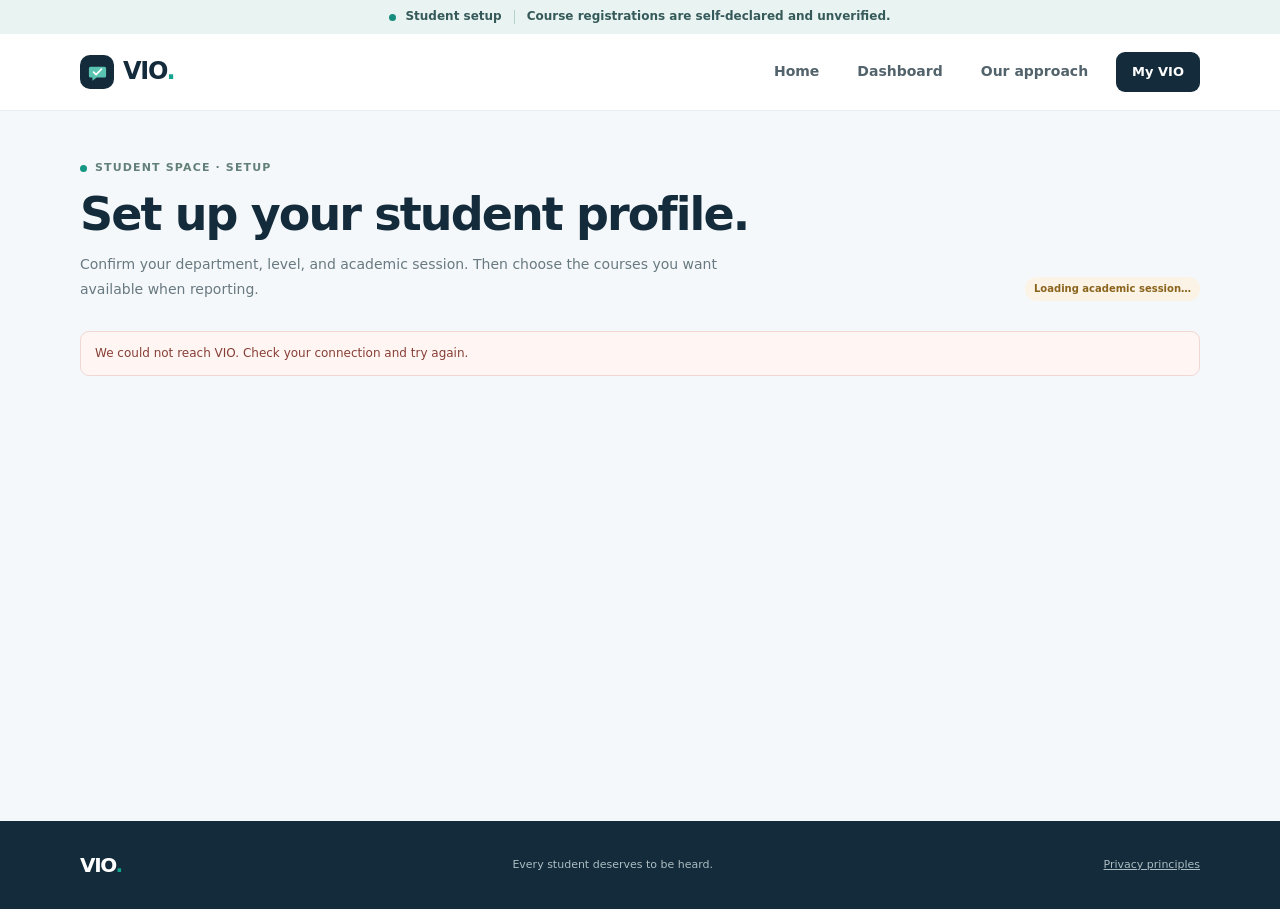
<file: frontend/setup.html>
<!DOCTYPE html>
<html lang="en">
<head>
  <meta charset="UTF-8">
  <meta name="viewport" content="width=device-width, initial-scale=1">
  <meta name="theme-color" content="#f6f8fb">
  <meta name="description" content="Set up your VIO student profile and self-declared course list.">
  <title>Student setup — VIO</title>
  <link rel="stylesheet" href="css/style.css">
  <link rel="stylesheet" href="css/app.css">
</head>
<body class="app-page">
  <a class="skip-link" href="#main">Skip to content</a>
  <div class="preview-bar">
    <span class="preview-bar__dot" aria-hidden="true"></span>
    <span>Student setup</span>
    <span class="preview-bar__divider" aria-hidden="true"></span>
    <span>Course registrations are self-declared and unverified.</span>
  </div>
  <header class="site-header">
    <div class="header-inner">
      <a class="brand" href="index.html" aria-label="VIO home">
        <span class="brand__mark" aria-hidden="true">
          <svg viewBox="0 0 32 32" fill="none"><path d="M7 8.5h18a2 2 0 0 1 2 2v10a2 2 0 0 1-2 2H15l-5.5 4v-4H7a2 2 0 0 1-2-2v-10a2 2 0 0 1 2-2Z" fill="currentColor"/><path d="m11 15.5 3.2 3.2 6.8-7" stroke="#fff" stroke-width="2.2" stroke-linecap="round" stroke-linejoin="round"/></svg>
        </span>
        <span>VIO<span class="brand__period">.</span></span>
      </a>
      <button class="menu-toggle" id="menuToggle" type="button" aria-expanded="false" aria-controls="primaryNav" aria-label="Open navigation menu"><span></span><span></span><span></span></button>
      <nav class="primary-nav" id="primaryNav" aria-label="Main navigation">
        <a href="index.html">Home</a>
        <a href="dashboard.html">Dashboard</a>
        <a href="about.html">Our approach</a>
      </nav>
      <a class="button button--small button--dark header-cta" href="student.html">My VIO</a>
    </div>
  </header>

  <main class="app-main" id="main">
    <p class="app-topline">Student space · Setup</p>
    <div class="app-title-row">
      <div>
        <h1>Set up your student profile.</h1>
        <p>Confirm your department, level, and academic session. Then choose the courses you want available when reporting.</p>
      </div>
      <span class="app-status app-status--gold" id="sessionStatus">Loading academic session…</span>
    </div>

    <div class="app-alert app-alert--error" id="setupError" role="alert" hidden></div>
    <div class="app-alert app-alert--success" id="setupSuccess" role="status" aria-live="polite" hidden></div>

    <div id="universityMissing" class="app-panel" hidden>
      <div class="app-panel__body">
        <div class="app-empty">
          <span class="app-empty__icon" aria-hidden="true">!</span>
          <h3>University context is missing</h3>
          <p>VIO’s session API does not yet return your university. Sign in again in this browser tab so setup can use the university you selected.</p>
          <a class="button button--primary" style="margin-top: 16px" href="sign-in.html">Return to sign in</a>
        </div>
      </div>
    </div>

    <div class="app-layout" id="setupContent" hidden>
      <nav class="app-sidebar" aria-label="Student navigation">
        <p class="app-sidebar__label">Your VIO</p>
        <a href="student.html"><span class="app-sidebar__icon">⌂</span> Overview</a>
        <a href="setup.html" aria-current="page"><span class="app-sidebar__icon">◎</span> Profile & courses</a>
        <a href="report.html"><span class="app-sidebar__icon">＋</span> File a report</a>
      </nav>

      <div class="app-content">
        <section class="app-panel" aria-labelledby="profileHeading">
          <div class="app-panel__heading">
            <div>
              <h2 id="profileHeading">Academic profile</h2>
              <p>Choose information from the configured university catalogue.</p>
            </div>
            <span class="app-status app-status--muted" id="universityName">Loading university…</span>
          </div>
          <div class="app-panel__body">
            <div class="privacy-note" id="calendarNotice" hidden></div>
            <div class="app-form" id="profileForm" role="group" aria-labelledby="profileHeading" style="margin-top: 16px">
              <div class="app-form__grid">
                <div class="field">
                  <label for="faculty">Faculty</label>
                  <select id="faculty" required disabled>
                    <option value="">Loading faculties…</option>
                  </select>
                </div>
                <div class="field">
                  <label for="department">Department</label>
                  <select id="department" required disabled>
                    <option value="">Choose faculty first</option>
                  </select>
                </div>
                <div class="field">
                  <label for="level">Current level</label>
                  <select id="level" required>
                    <option value="">Select your level</option>
                    <option value="100">100 level</option>
                    <option value="200">200 level</option>
                    <option value="300">300 level</option>
                    <option value="400">400 level</option>
                    <option value="500">500 level</option>
                    <option value="600">600 level</option>
                  </select>
                </div>
              </div>
              <p class="form-help">Department and level are confirmed by you. Do not infer your level from your email address.</p>
              <div class="app-form__actions">
                <button class="button button--primary" id="saveProfile" type="button">Save profile & confirm session</button>
                <span class="form-help" id="profileHint">Complete this step before choosing courses.</span>
              </div>
            </div>
          </div>
        </section>

        <section class="app-panel" id="coursesPanel" aria-labelledby="coursesHeading" style="margin-top: 18px" hidden>
          <div class="app-panel__heading">
            <div>
              <h2 id="coursesHeading">Your courses</h2>
              <p>Choose only courses you are registered for this session.</p>
            </div>
            <span class="app-status app-status--gold">Self-declared · Unverified</span>
          </div>
          <div class="app-panel__body">
            <div class="privacy-note">
              Course catalogue information is imported from public synopses and has not been verified as a current official curriculum. Your selections are self-declared, not school-verified.
            </div>
            <p class="form-help" id="courseListMessage" role="status" aria-live="polite"></p>
            <div class="course-picker" id="coursePicker" aria-label="Available courses"></div>
            <div class="app-form__actions" style="margin-top: 18px">
              <button class="button button--primary" id="saveCourses" type="button">Save course selections</button>
              <a class="text-link" href="student.html">Do this later</a>
            </div>
          </div>
        </section>
      </div>
    </div>
  </main>

  <footer class="site-footer">
    <div class="footer-inner">
      <a class="brand brand--footer" href="index.html" aria-label="VIO home"><span>VIO<span class="brand__period">.</span></span></a>
      <p>Every student deserves to be heard.</p>
      <a class="footer-preview" href="privacy.html">Privacy principles</a>
    </div>
  </footer>
  <script src="js/config.js"></script>
  <script src="js/script.js"></script>
  <script src="js/api.js"></script>
  <script src="js/setup.js"></script>
</body>
</html>
</file>
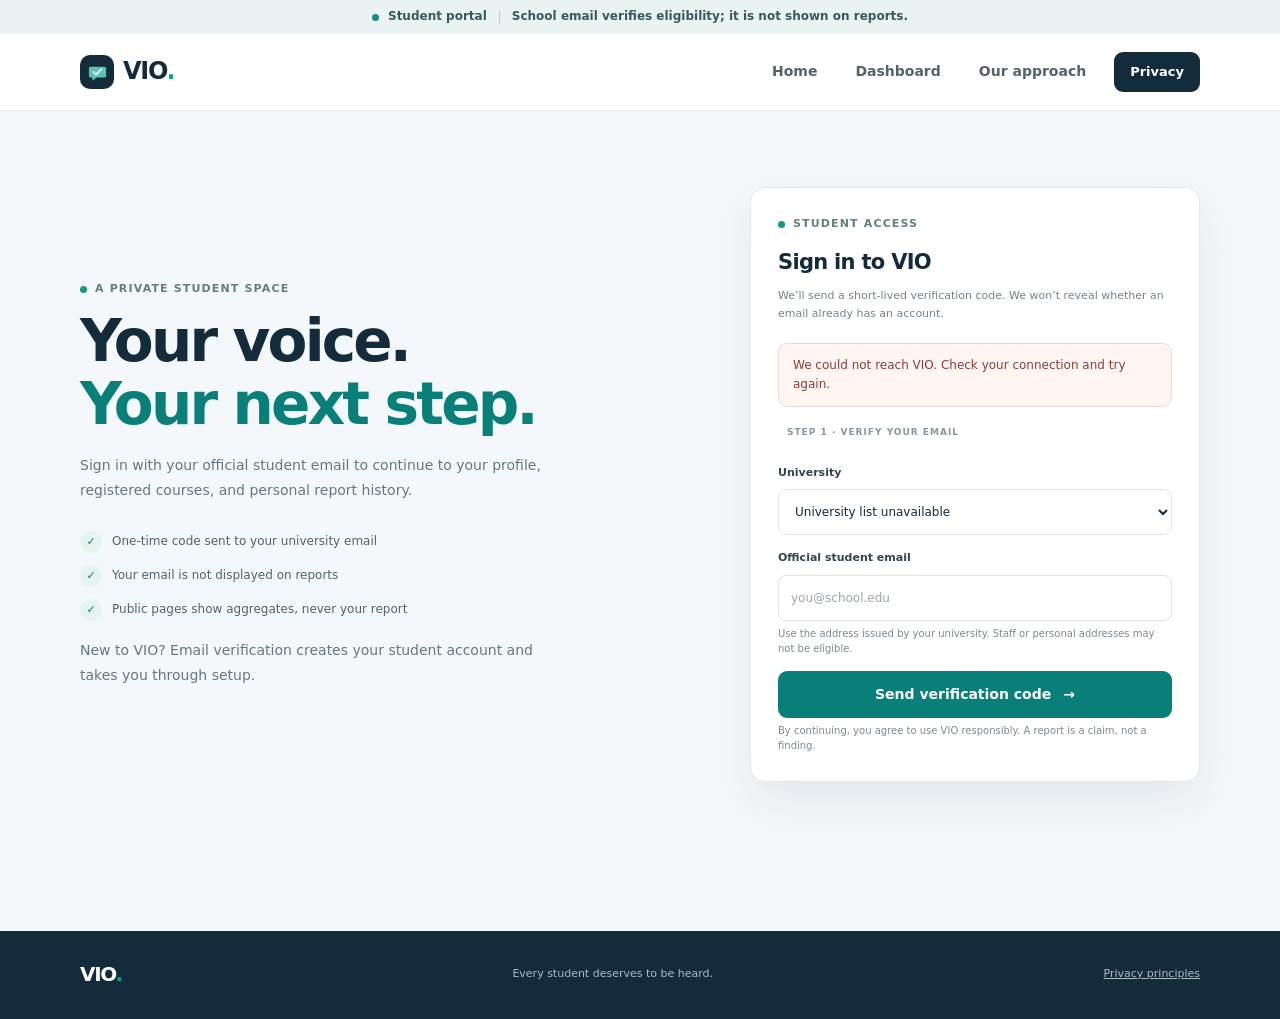
<file: frontend/sign-in.html>
<!DOCTYPE html>
<html lang="en">
<head>
  <meta charset="UTF-8">
  <meta name="viewport" content="width=device-width, initial-scale=1">
  <meta name="theme-color" content="#f6f8fb">
  <meta name="description" content="Sign in to VIO with your university student email.">
  <title>Student sign in — VIO</title>
  <link rel="stylesheet" href="css/style.css">
  <link rel="stylesheet" href="css/app.css">
</head>
<body class="app-page">
  <a class="skip-link" href="#main">Skip to content</a>
  <div class="preview-bar">
    <span class="preview-bar__dot" aria-hidden="true"></span>
    <span>Student portal</span>
    <span class="preview-bar__divider" aria-hidden="true"></span>
    <span>School email verifies eligibility; it is not shown on reports.</span>
  </div>
  <header class="site-header">
    <div class="header-inner">
      <a class="brand" href="index.html" aria-label="VIO home">
        <span class="brand__mark" aria-hidden="true">
          <svg viewBox="0 0 32 32" fill="none"><path d="M7 8.5h18a2 2 0 0 1 2 2v10a2 2 0 0 1-2 2H15l-5.5 4v-4H7a2 2 0 0 1-2-2v-10a2 2 0 0 1 2-2Z" fill="currentColor"/><path d="m11 15.5 3.2 3.2 6.8-7" stroke="#fff" stroke-width="2.2" stroke-linecap="round" stroke-linejoin="round"/></svg>
        </span>
        <span>VIO<span class="brand__period">.</span></span>
      </a>
      <button class="menu-toggle" id="menuToggle" type="button" aria-expanded="false" aria-controls="primaryNav" aria-label="Open navigation menu"><span></span><span></span><span></span></button>
      <nav class="primary-nav" id="primaryNav" aria-label="Main navigation">
        <a href="index.html">Home</a>
        <a href="dashboard.html">Dashboard</a>
        <a href="about.html">Our approach</a>
      </nav>
      <a class="button button--small button--dark header-cta" href="privacy.html">Privacy</a>
    </div>
  </header>

  <main class="app-main" id="main">
    <div class="auth-layout">
      <section class="auth-story">
        <p class="app-topline">A private student space</p>
        <h1>Your voice.<br><span>Your next step.</span></h1>
        <p>Sign in with your official student email to continue to your profile, registered courses, and personal report history.</p>
        <ul class="auth-points">
          <li><span aria-hidden="true">✓</span> One-time code sent to your university email</li>
          <li><span aria-hidden="true">✓</span> Your email is not displayed on reports</li>
          <li><span aria-hidden="true">✓</span> Public pages show aggregates, never your report</li>
        </ul>
        <p class="form-help">New to VIO? Email verification creates your student account and takes you through setup.</p>
      </section>

      <section class="auth-card" aria-labelledby="signInHeading">
        <p class="app-topline">Student access</p>
        <h2 id="signInHeading">Sign in to VIO</h2>
        <p class="auth-card__intro">We’ll send a short-lived verification code. We won’t reveal whether an email already has an account.</p>

        <div class="app-alert app-alert--error" id="authError" role="alert" hidden></div>
        <div class="app-alert app-alert--success" id="authSuccess" role="status" aria-live="polite" hidden></div>

        <div class="auth-step" id="emailStep" role="group" aria-labelledby="emailStepHeading">
          <h3 class="app-sidebar__label" id="emailStepHeading">Step 1 · Verify your email</h3>
          <div class="field">
            <label for="university">University</label>
            <select id="university" required>
              <option value="">Loading universities…</option>
            </select>
          </div>
          <div class="field">
            <label for="email">Official student email</label>
            <input id="email" type="email" autocomplete="email" required maxlength="320" placeholder="you@school.edu">
            <p class="form-help">Use the address issued by your university. Staff or personal addresses may not be eligible.</p>
          </div>
          <button class="button button--primary auth-card__button" id="requestCode" type="button">
            Send verification code <span aria-hidden="true">→</span>
          </button>
        </div>

        <div class="auth-step" id="codeStep" role="group" aria-labelledby="codeStepHeading" hidden>
          <h3 class="app-sidebar__label" id="codeStepHeading">Step 2 · Enter your code</h3>
          <p class="auth-card__intro" id="maskedDestination"></p>
          <div class="field">
            <label for="verificationCode">Six-digit code</label>
            <input
              class="otp-input"
              id="verificationCode"
              type="text"
              inputmode="numeric"
              autocomplete="one-time-code"
              pattern="[0-9]{6}"
              maxlength="6"
              required
              aria-describedby="codeHelp"
              placeholder="000000"
            >
            <p class="form-help" id="codeHelp">The code expires after 10 minutes.</p>
          </div>
          <button class="button button--primary auth-card__button" id="verifyCode" type="button">
            Verify and continue <span aria-hidden="true">→</span>
          </button>
          <div class="code-meta">
            <span id="resendTimer">Requesting code…</span>
            <button id="resendCode" type="button" disabled>Resend code</button>
          </div>
          <button class="text-link auth-card__back" id="changeEmail" type="button">Use a different email</button>
        </div>

        <p class="form-help">By continuing, you agree to use VIO responsibly. A report is a claim, not a finding.</p>
      </section>
    </div>
  </main>

  <footer class="site-footer">
    <div class="footer-inner">
      <a class="brand brand--footer" href="index.html" aria-label="VIO home"><span>VIO<span class="brand__period">.</span></span></a>
      <p>Every student deserves to be heard.</p>
      <a class="footer-preview" href="privacy.html">Privacy principles</a>
    </div>
  </footer>
  <script src="js/config.js"></script>
  <script src="js/script.js"></script>
  <script src="js/api.js"></script>
  <script src="js/sign-in.js"></script>
</body>
</html>
</file>
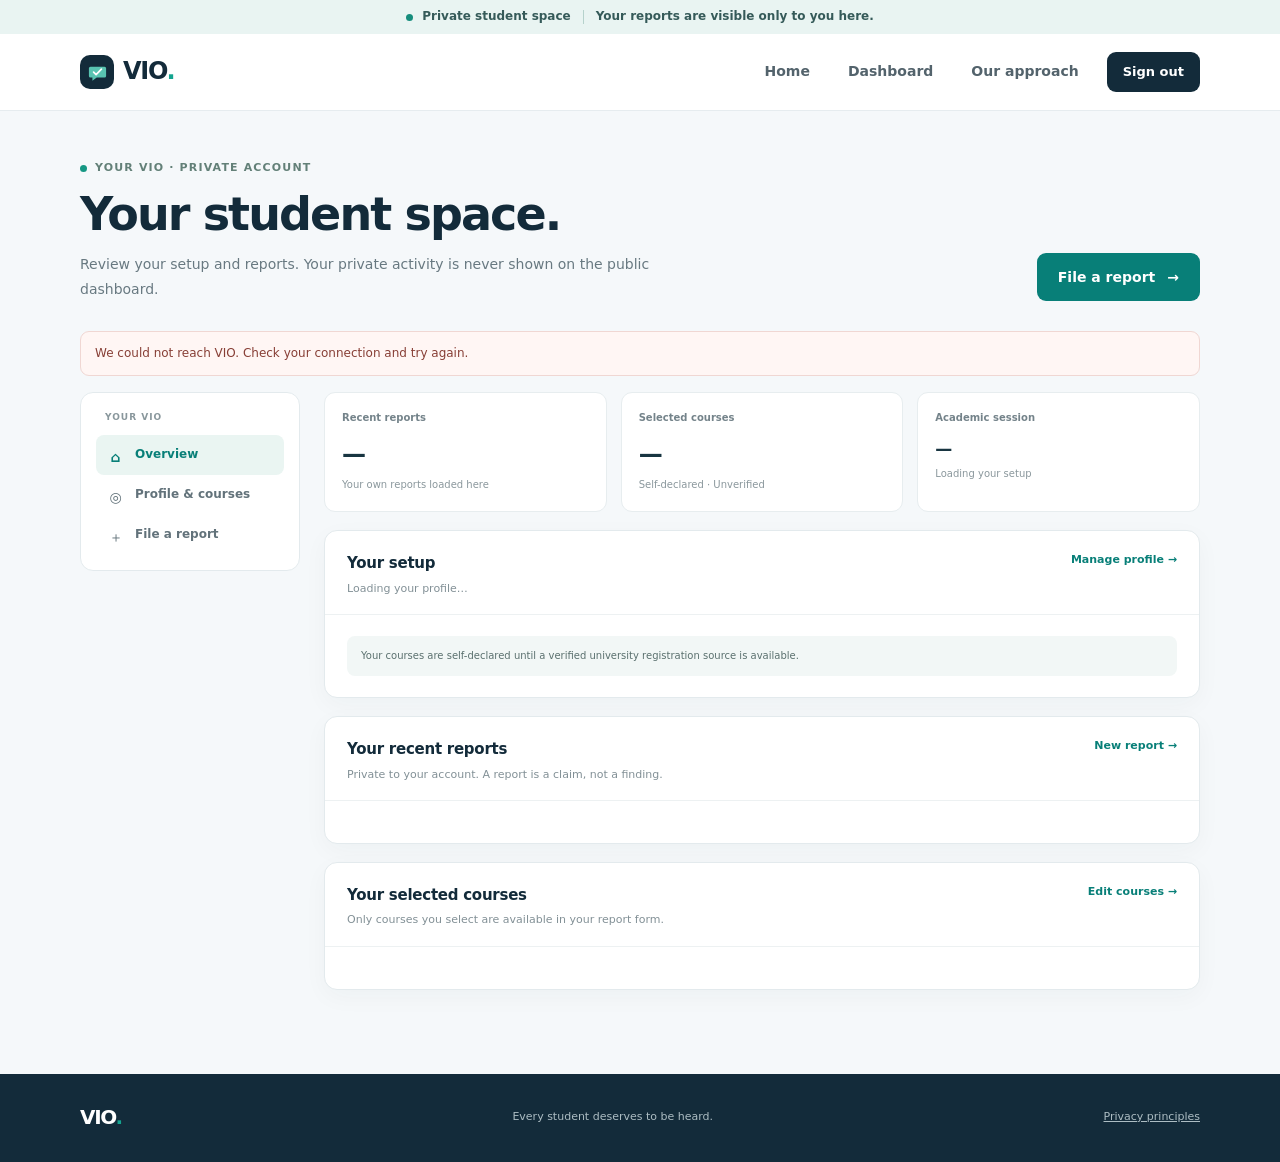
<file: frontend/student.html>
<!DOCTYPE html>
<html lang="en">
<head>
  <meta charset="UTF-8">
  <meta name="viewport" content="width=device-width, initial-scale=1">
  <meta name="theme-color" content="#f6f8fb">
  <meta name="description" content="Your private VIO student dashboard.">
  <title>My VIO — Student dashboard</title>
  <link rel="stylesheet" href="css/style.css">
  <link rel="stylesheet" href="css/app.css">
</head>
<body class="app-page">
  <a class="skip-link" href="#main">Skip to content</a>
  <div class="preview-bar">
    <span class="preview-bar__dot" aria-hidden="true"></span>
    <span>Private student space</span>
    <span class="preview-bar__divider" aria-hidden="true"></span>
    <span>Your reports are visible only to you here.</span>
  </div>
  <header class="site-header">
    <div class="header-inner">
      <a class="brand" href="index.html" aria-label="VIO home">
        <span class="brand__mark" aria-hidden="true">
          <svg viewBox="0 0 32 32" fill="none"><path d="M7 8.5h18a2 2 0 0 1 2 2v10a2 2 0 0 1-2 2H15l-5.5 4v-4H7a2 2 0 0 1-2-2v-10a2 2 0 0 1 2-2Z" fill="currentColor"/><path d="m11 15.5 3.2 3.2 6.8-7" stroke="#fff" stroke-width="2.2" stroke-linecap="round" stroke-linejoin="round"/></svg>
        </span>
        <span>VIO<span class="brand__period">.</span></span>
      </a>
      <button class="menu-toggle" id="menuToggle" type="button" aria-expanded="false" aria-controls="primaryNav" aria-label="Open navigation menu"><span></span><span></span><span></span></button>
      <nav class="primary-nav" id="primaryNav" aria-label="Main navigation">
        <a href="index.html">Home</a>
        <a href="dashboard.html">Dashboard</a>
        <a href="about.html">Our approach</a>
      </nav>
      <button class="button button--small button--dark header-cta" id="signOut" type="button">Sign out</button>
    </div>
  </header>

  <main class="app-main" id="main">
    <p class="app-topline">Your VIO · Private account</p>
    <div class="app-title-row">
      <div>
        <h1>Your student space.</h1>
        <p>Review your setup and reports. Your private activity is never shown on the public dashboard.</p>
      </div>
      <a class="button button--primary" href="report.html">File a report <span aria-hidden="true">→</span></a>
    </div>
    <div class="app-alert app-alert--error" id="studentError" role="alert" hidden></div>

    <div class="app-layout">
      <nav class="app-sidebar" aria-label="Student navigation">
        <p class="app-sidebar__label">Your VIO</p>
        <a href="student.html" aria-current="page"><span class="app-sidebar__icon">⌂</span> Overview</a>
        <a href="setup.html"><span class="app-sidebar__icon">◎</span> Profile & courses</a>
        <a href="report.html"><span class="app-sidebar__icon">＋</span> File a report</a>
      </nav>

      <div class="app-content">
        <section class="app-grid" aria-label="Your VIO overview">
          <article class="app-stat">
            <div class="app-stat__label">Recent reports</div>
            <div class="app-stat__value" id="reportCount">—</div>
            <div class="app-stat__hint">Your own reports loaded here</div>
          </article>
          <article class="app-stat">
            <div class="app-stat__label">Selected courses</div>
            <div class="app-stat__value" id="courseCount">—</div>
            <div class="app-stat__hint">Self-declared · Unverified</div>
          </article>
          <article class="app-stat">
            <div class="app-stat__label">Academic session</div>
            <div class="app-stat__value app-stat__value--small" id="sessionValue">—</div>
            <div class="app-stat__hint" id="sessionHint">Loading your setup</div>
          </article>
        </section>

        <section class="app-panel" style="margin-top: 18px" aria-labelledby="profileHeading">
          <div class="app-panel__heading">
            <div>
              <h2 id="profileHeading">Your setup</h2>
              <p id="profileSummary">Loading your profile…</p>
            </div>
            <a class="app-link" href="setup.html">Manage profile →</a>
          </div>
          <div class="app-panel__body">
            <div class="privacy-note">Your courses are self-declared until a verified university registration source is available.</div>
          </div>
        </section>

        <section class="app-panel" style="margin-top: 18px" aria-labelledby="reportsHeading">
          <div class="app-panel__heading">
            <div>
              <h2 id="reportsHeading">Your recent reports</h2>
              <p>Private to your account. A report is a claim, not a finding.</p>
            </div>
            <a class="app-link" href="report.html">New report →</a>
          </div>
          <div class="app-panel__body">
            <div class="app-empty" id="reportsEmpty" hidden>
              <span class="app-empty__icon" aria-hidden="true">＋</span>
              <h3>No reports yet</h3>
              <p>When you file a report, it will appear here with a private link to its status.</p>
            </div>
            <div class="app-list" id="reportsList" aria-live="polite"></div>
            <button class="text-link" id="loadMoreReports" type="button" hidden>Load older reports</button>
          </div>
        </section>

        <section class="app-panel" style="margin-top: 18px" aria-labelledby="coursesHeading">
          <div class="app-panel__heading">
            <div>
              <h2 id="coursesHeading">Your selected courses</h2>
              <p>Only courses you select are available in your report form.</p>
            </div>
            <a class="app-link" href="setup.html">Edit courses →</a>
          </div>
          <div class="app-panel__body">
            <div class="app-empty" id="coursesEmpty" hidden>
              <span class="app-empty__icon" aria-hidden="true">◎</span>
              <h3>No courses selected</h3>
              <p>Set up your profile and choose courses before filing a course-specific report.</p>
              <a class="app-link" style="margin-top: 10px" href="setup.html">Go to setup →</a>
            </div>
            <div class="app-list" id="coursesList"></div>
          </div>
        </section>
      </div>
    </div>
  </main>

  <footer class="site-footer">
    <div class="footer-inner">
      <a class="brand brand--footer" href="index.html" aria-label="VIO home"><span>VIO<span class="brand__period">.</span></span></a>
      <p>Every student deserves to be heard.</p>
      <a class="footer-preview" href="privacy.html">Privacy principles</a>
    </div>
  </footer>
  <script src="js/config.js"></script>
  <script src="js/script.js"></script>
  <script src="js/api.js"></script>
  <script src="js/student.js"></script>
</body>
</html>
</file>
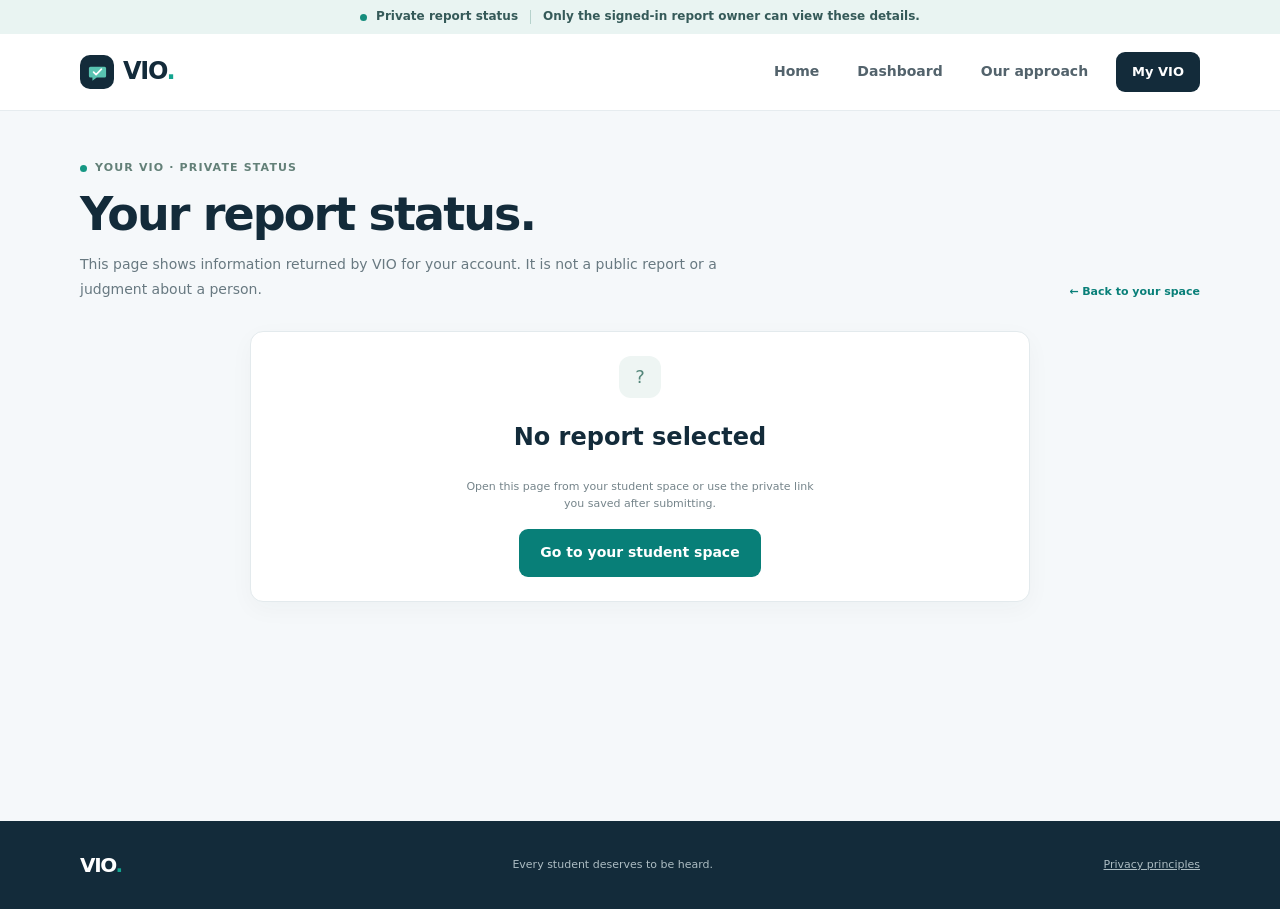
<file: frontend/tracking.html>
<!DOCTYPE html>
<html lang="en">
<head>
  <meta charset="UTF-8">
  <meta name="viewport" content="width=device-width, initial-scale=1">
  <meta name="theme-color" content="#f6f8fb">
  <meta name="description" content="View the private status of your VIO report.">
  <title>Report status — VIO</title>
  <link rel="stylesheet" href="css/style.css">
  <link rel="stylesheet" href="css/app.css">
</head>
<body class="app-page">
  <a class="skip-link" href="#main">Skip to content</a>
  <div class="preview-bar">
    <span class="preview-bar__dot" aria-hidden="true"></span>
    <span>Private report status</span>
    <span class="preview-bar__divider" aria-hidden="true"></span>
    <span>Only the signed-in report owner can view these details.</span>
  </div>
  <header class="site-header">
    <div class="header-inner">
      <a class="brand" href="index.html" aria-label="VIO home">
        <span class="brand__mark" aria-hidden="true">
          <svg viewBox="0 0 32 32" fill="none"><path d="M7 8.5h18a2 2 0 0 1 2 2v10a2 2 0 0 1-2 2H15l-5.5 4v-4H7a2 2 0 0 1-2-2v-10a2 2 0 0 1 2-2Z" fill="currentColor"/><path d="m11 15.5 3.2 3.2 6.8-7" stroke="#fff" stroke-width="2.2" stroke-linecap="round" stroke-linejoin="round"/></svg>
        </span>
        <span>VIO<span class="brand__period">.</span></span>
      </a>
      <button class="menu-toggle" id="menuToggle" type="button" aria-expanded="false" aria-controls="primaryNav" aria-label="Open navigation menu"><span></span><span></span><span></span></button>
      <nav class="primary-nav" id="primaryNav" aria-label="Main navigation">
        <a href="index.html">Home</a>
        <a href="dashboard.html">Dashboard</a>
        <a href="about.html">Our approach</a>
      </nav>
      <a class="button button--small button--dark header-cta" href="student.html">My VIO</a>
    </div>
  </header>

  <main class="app-main" id="main">
    <p class="app-topline">Your VIO · Private status</p>
    <div class="app-title-row">
      <div>
        <h1>Your report status.</h1>
        <p>This page shows information returned by VIO for your account. It is not a public report or a judgment about a person.</p>
      </div>
      <a class="app-link" href="student.html">← Back to your space</a>
    </div>

    <div class="app-alert app-alert--error" id="trackingError" role="alert" hidden></div>
    <section class="app-panel tracking-panel" id="trackingLoading" aria-live="polite">
      <div class="app-empty">
        <span class="app-empty__icon" aria-hidden="true">…</span>
        <h2>Loading your report</h2>
        <p>VIO is verifying your account and retrieving the private status.</p>
      </div>
    </section>
    <section class="app-panel tracking-panel" id="trackingMissing" hidden>
      <div class="app-empty">
        <span class="app-empty__icon" aria-hidden="true">?</span>
        <h2>No report selected</h2>
        <p>Open this page from your student space or use the private link you saved after submitting.</p>
        <a class="button button--primary report-action" href="student.html">Go to your student space</a>
      </div>
    </section>
    <div id="trackingContent" hidden>
      <section class="app-panel" aria-labelledby="trackingSummaryHeading">
        <div class="app-panel__heading tracking-heading">
          <div>
            <span class="app-status" id="trackingStatus"></span>
            <h2 id="trackingSummaryHeading">Report summary</h2>
            <p id="trackingCourse"></p>
          </div>
          <span class="tracking-date-label">Incident date <strong id="trackingDate"></strong></span>
        </div>
        <div class="app-panel__body tracking-body">
          <div class="privacy-note" id="trackingStatusNote"></div>
          <section class="tracking-summary" id="publicSummarySection" hidden>
            <h3>Current safe summary</h3>
            <p id="publicSummary"></p>
          </section>
          <section class="tracking-summary" aria-labelledby="reportTextHeading">
            <h3 id="reportTextHeading">Your account</h3>
            <p id="reportDescription"></p>
          </section>
        </div>
      </section>
      <section class="app-panel tracking-timeline-panel" aria-labelledby="timelineHeading">
        <div class="app-panel__heading">
          <div>
            <h2 id="timelineHeading">Status timeline</h2>
            <p>Only status events supplied by VIO are shown.</p>
          </div>
        </div>
        <div class="app-panel__body">
          <ol class="timeline" id="trackingTimeline"></ol>
        </div>
      </section>
      <div class="privacy-note tracking-disclaimer">Your report is a claim and has not necessarily been established as a finding. VIO does not show internal model reviews or other students’ activity.</div>
    </div>
  </main>

  <footer class="site-footer">
    <div class="footer-inner">
      <a class="brand brand--footer" href="index.html" aria-label="VIO home"><span>VIO<span class="brand__period">.</span></span></a>
      <p>Every student deserves to be heard.</p>
      <a class="footer-preview" href="privacy.html">Privacy principles</a>
    </div>
  </footer>
  <script src="js/config.js"></script>
  <script src="js/script.js"></script>
  <script src="js/api.js"></script>
  <script src="js/tracking.js"></script>
</body>
</html>
</file>
<file: frontend/css/style.css>
:root {
  color-scheme: light;
  --ink: #132b3a;
  --muted: #62727b;
  --teal: #087f78;
  --teal-dark: #06665f;
  --teal-soft: #e8f5f2;
  --blue-soft: #eaf1f8;
  --gold: #a56d13;
  --paper: #f6f8fb;
  --white: #fff;
  --line: #e2e9ed;
  --shadow: 0 20px 55px rgba(19, 43, 58, 0.09);
  font-family: Inter, ui-sans-serif, system-ui, -apple-system, BlinkMacSystemFont, "Segoe UI", sans-serif;
  font-synthesis: none;
  text-rendering: optimizeLegibility;
}

* {
  box-sizing: border-box;
}

html {
  scroll-behavior: smooth;
  scroll-padding-top: 96px;
}

body {
  margin: 0;
  background: var(--paper);
  color: var(--ink);
  font-size: 16px;
  line-height: 1.65;
  -webkit-font-smoothing: antialiased;
}

button,
input,
select,
textarea {
  font: inherit;
}

a {
  color: inherit;
}

a:focus-visible,
button:focus-visible,
input:focus-visible,
select:focus-visible,
textarea:focus-visible {
  outline: 3px solid #45b7a8;
  outline-offset: 3px;
}

.skip-link {
  position: fixed;
  z-index: 20;
  top: 10px;
  left: 10px;
  padding: 10px 14px;
  transform: translateY(-160%);
  border-radius: 8px;
  background: var(--ink);
  color: var(--white);
  text-decoration: none;
}

.skip-link:focus {
  transform: translateY(0);
}

.preview-bar {
  display: flex;
  min-height: 34px;
  align-items: center;
  justify-content: center;
  gap: 9px;
  padding: 5px 16px;
  background: #e9f4f2;
  color: #355a59;
  font-size: 12px;
  font-weight: 600;
  text-align: center;
}

.preview-bar__dot,
.eyebrow span,
.status-pill span {
  width: 7px;
  height: 7px;
  flex: 0 0 auto;
  border-radius: 50%;
  background: #168d7d;
}

.preview-bar__divider {
  width: 1px;
  height: 14px;
  margin: 0 3px;
  background: #b6d2cc;
}

.site-header {
  position: sticky;
  z-index: 10;
  top: 0;
  border-bottom: 1px solid rgba(226, 233, 237, 0.85);
  background: rgba(255, 255, 255, 0.94);
  backdrop-filter: blur(14px);
}

.header-inner,
.footer-inner,
.section-wrap,
.trust-strip__inner {
  width: min(1120px, calc(100% - 48px));
  margin: 0 auto;
}

.header-inner {
  position: relative;
  display: flex;
  min-height: 76px;
  align-items: center;
  justify-content: space-between;
  gap: 28px;
}

.brand {
  display: inline-flex;
  flex: 0 0 auto;
  align-items: center;
  gap: 9px;
  color: var(--ink);
  font-size: 24px;
  font-weight: 800;
  letter-spacing: -1.3px;
  text-decoration: none;
}

.brand__mark {
  display: grid;
  width: 34px;
  height: 34px;
  place-items: center;
  border-radius: 10px;
  background: var(--ink);
  color: #59c4b1;
}

.brand__mark svg {
  width: 25px;
  height: 25px;
}

.brand__period {
  color: #13a48f;
}

.primary-nav {
  display: flex;
  align-items: center;
  gap: clamp(20px, 3vw, 38px);
  margin-left: auto;
}

.primary-nav a,
.text-link {
  color: #53636c;
  font-size: 14px;
  font-weight: 600;
  text-decoration: none;
  transition: color 160ms ease;
}

.primary-nav a:hover,
.text-link:hover {
  color: var(--teal);
}

.menu-toggle {
  display: none;
}

.button {
  display: inline-flex;
  min-height: 48px;
  align-items: center;
  justify-content: center;
  gap: 12px;
  padding: 0 20px;
  border: 1px solid transparent;
  border-radius: 9px;
  font-size: 14px;
  font-weight: 700;
  text-align: center;
  text-decoration: none;
  transition: background-color 160ms ease, border-color 160ms ease, transform 160ms ease;
}

.button:hover {
  transform: translateY(-1px);
}

.button--small {
  min-height: 40px;
  padding: 0 15px;
  font-size: 13px;
}

.button--primary {
  background: var(--teal);
  color: var(--white);
}

.button--primary:hover {
  background: var(--teal-dark);
}

.button--dark {
  background: var(--ink);
  color: var(--white);
}

.button--dark:hover {
  background: #23465a;
}

.hero {
  display: grid;
  min-height: 610px;
  grid-template-columns: minmax(0, 1.05fr) minmax(360px, 0.8fr);
  align-items: center;
  gap: clamp(50px, 8vw, 110px);
  padding-top: 72px;
  padding-bottom: 78px;
}

.hero__copy {
  max-width: 610px;
}

.eyebrow {
  display: flex;
  align-items: center;
  gap: 9px;
  margin: 0 0 18px;
  color: var(--teal);
  font-size: 11px;
  font-weight: 800;
  letter-spacing: 1.4px;
  line-height: 1.5;
  text-transform: uppercase;
}

.eyebrow span {
  width: 6px;
  height: 6px;
}

.hero h1 {
  max-width: 660px;
  margin: 0;
  font-size: clamp(46px, 6vw, 72px);
  font-weight: 750;
  letter-spacing: -4px;
  line-height: 1.05;
}

.hero h1 span {
  color: var(--teal);
}

.hero__intro {
  max-width: 520px;
  margin: 24px 0 0;
  color: var(--muted);
  font-size: 17px;
  line-height: 1.75;
}

.hero__actions {
  display: flex;
  flex-wrap: wrap;
  align-items: center;
  gap: 24px;
  margin-top: 30px;
}

.hero__actions .button {
  min-height: 52px;
  padding: 0 21px;
}

.text-link {
  display: inline-flex;
  align-items: center;
  gap: 8px;
}

.hero__reassurance {
  display: flex;
  align-items: center;
  gap: 9px;
  margin: 28px 0 0;
  color: #5b6d74;
  font-size: 13px;
  font-weight: 600;
}

.hero__reassurance svg {
  width: 19px;
  height: 19px;
  color: var(--teal);
}

.hero-card {
  position: relative;
  isolation: isolate;
  overflow: hidden;
  padding: 27px 28px 19px;
  border: 1px solid #dfeae8;
  border-radius: 22px;
  background:
    radial-gradient(ellipse at 50% 36%, rgba(201, 235, 226, 0.6), transparent 49%),
    linear-gradient(150deg, #fff 12%, #f5faf8 100%);
  box-shadow: 0 28px 70px rgba(19, 43, 58, 0.12);
}

.hero-visual {
  position: relative;
  height: 224px;
  margin: 15px 0 3px;
  overflow: hidden;
}

.hero-visual::before {
  position: absolute;
  top: 50%;
  left: 50%;
  width: 205px;
  height: 205px;
  transform: translate(-50%, -50%);
  border-radius: 50%;
  background: radial-gradient(circle, rgba(20, 148, 127, 0.12), rgba(20, 148, 127, 0) 69%);
  content: "";
}

.hero-visual__orbit {
  position: absolute;
  top: 50%;
  left: 50%;
  display: block;
  transform: translate(-50%, -50%);
  border: 1px solid rgba(8, 127, 120, 0.12);
  border-radius: 50%;
}

.hero-visual__orbit--outer {
  width: 202px;
  height: 202px;
  border-style: dashed;
  animation: orbit-turn 48s linear infinite;
}

.hero-visual__orbit--inner {
  width: 145px;
  height: 145px;
  border-color: rgba(8, 127, 120, 0.2);
}

.hero-visual__node {
  position: absolute;
  z-index: 1;
  width: 8px;
  height: 8px;
  border: 2px solid #f6fbf9;
  border-radius: 50%;
  background: #159783;
  box-shadow: 0 0 0 4px rgba(21, 151, 131, 0.12);
}

.hero-visual__node--top {
  top: 9px;
  left: calc(50% - 4px);
}

.hero-visual__node--right {
  top: calc(50% - 4px);
  right: calc(50% - 105px);
}

.hero-visual__node--bottom {
  bottom: 9px;
  left: calc(50% - 4px);
}

.hero-visual__node--left {
  top: calc(50% - 4px);
  left: calc(50% - 105px);
}

.hero-visual__seal {
  position: absolute;
  z-index: 2;
  top: 50%;
  left: 50%;
  display: flex;
  width: 92px;
  height: 104px;
  flex-direction: column;
  align-items: center;
  justify-content: center;
  gap: 1px;
  transform: translate(-50%, -50%);
  border: 1px solid rgba(255, 255, 255, 0.16);
  border-radius: 27px;
  background: linear-gradient(150deg, #173b4a, #102c3a 75%);
  box-shadow: 0 16px 35px rgba(19, 43, 58, 0.22), inset 0 1px rgba(255, 255, 255, 0.12);
  color: #62cbb7;
  animation: seal-breathe 5s ease-in-out infinite;
}

.hero-visual__seal svg {
  width: 43px;
  height: 43px;
}

.hero-visual__seal span {
  color: #f5fbf9;
  font-size: 10px;
  font-weight: 800;
  letter-spacing: 1.8px;
}

.hero-visual__signal {
  position: absolute;
  z-index: 3;
  display: flex;
  align-items: center;
  gap: 9px;
  padding: 10px 12px;
  border: 1px solid #e2ece9;
  border-radius: 11px;
  background: rgba(255, 255, 255, 0.94);
  box-shadow: 0 10px 24px rgba(19, 43, 58, 0.09);
  backdrop-filter: blur(8px);
}

.hero-visual__signal--private {
  top: 15px;
  left: 0;
}

.hero-visual__signal--public {
  right: 0;
  bottom: 14px;
}

.hero-visual__signal-icon {
  display: grid;
  width: 29px;
  height: 29px;
  flex: 0 0 auto;
  place-items: center;
  border-radius: 8px;
  background: #e8f5f2;
  color: #087f78;
  font-size: 9px;
  font-weight: 850;
}

.hero-visual__signal-icon--public {
  background: #eff3f7;
  color: #476d88;
}

.hero-visual__signal-icon svg {
  width: 19px;
  height: 19px;
}

.hero-visual__signal small,
.hero-visual__signal strong {
  display: block;
}

.hero-visual__signal small {
  margin-bottom: 2px;
  color: #87949a;
  font-size: 8px;
  font-weight: 800;
  letter-spacing: 0.8px;
}

.hero-visual__signal strong {
  color: #243f4b;
  font-size: 10px;
  font-weight: 750;
  white-space: nowrap;
}

@keyframes orbit-turn {
  to {
    transform: translate(-50%, -50%) rotate(360deg);
  }
}

@keyframes seal-breathe {
  0%,
  100% {
    box-shadow: 0 16px 35px rgba(19, 43, 58, 0.22), inset 0 1px rgba(255, 255, 255, 0.12);
  }

  50% {
    box-shadow: 0 19px 42px rgba(8, 127, 120, 0.25), inset 0 1px rgba(255, 255, 255, 0.12);
  }
}

.hero-card__top,
.dashboard-preview__header,
.form-card__heading,
.label-row {
  display: flex;
  align-items: center;
  justify-content: space-between;
  gap: 14px;
}

.hero-card__icon {
  display: grid;
  width: 42px;
  height: 42px;
  place-items: center;
  border-radius: 12px;
  background: var(--teal-soft);
  color: var(--teal);
}

.hero-card__icon svg {
  width: 23px;
  height: 23px;
}

.status-pill,
.preview-tag {
  display: inline-flex;
  align-items: center;
  gap: 7px;
  padding: 6px 10px;
  border-radius: 999px;
  background: #edf7f3;
  color: #317165;
  font-size: 10px;
  font-weight: 750;
  letter-spacing: 0.2px;
  white-space: nowrap;
}

.status-pill span {
  width: 6px;
  height: 6px;
}

.hero-card__label {
  margin: 23px 0 12px;
  color: #87949a;
  font-size: 10px;
  font-weight: 800;
  letter-spacing: 1px;
  text-transform: uppercase;
}

.journey-step {
  display: grid;
  min-height: 66px;
  grid-template-columns: 35px minmax(0, 1fr) 24px;
  align-items: center;
  gap: 12px;
}

.journey-step__number {
  display: grid;
  width: 32px;
  height: 32px;
  place-items: center;
  border-radius: 10px;
  background: #f2f5f7;
  color: #60717a;
  font-size: 10px;
  font-weight: 800;
}

.journey-step strong,
.journey-step small {
  display: block;
}

.journey-step strong {
  font-size: 13px;
  font-weight: 700;
}

.journey-step small {
  margin-top: 2px;
  color: #7b8a91;
  font-size: 11px;
}

.journey-step__lock,
.journey-step__check,
.journey-step__chart {
  color: var(--teal);
  font-size: 18px;
  font-weight: 800;
  text-align: center;
}

.journey-step__lock svg {
  display: block;
  width: 18px;
  height: 18px;
  margin: 0 auto;
}

.journey-step__check {
  display: grid;
  width: 22px;
  height: 22px;
  place-items: center;
  border-radius: 50%;
  background: var(--teal-soft);
  font-size: 13px;
}

.journey-connector {
  display: block;
  width: 1px;
  height: 9px;
  margin-left: 15px;
  background: #d7e3e1;
}

.hero-card__note {
  margin: 17px -28px 0;
  padding: 12px 28px 0;
  border-top: 1px solid #eef1f2;
  color: #8a969b;
  font-size: 10px;
}

.trust-strip {
  border-top: 1px solid var(--line);
  border-bottom: 1px solid var(--line);
  background: var(--white);
}

.trust-strip__inner {
  display: flex;
  min-height: 76px;
  align-items: center;
  justify-content: space-between;
  gap: 20px;
}

.trust-strip p {
  display: flex;
  align-items: center;
  gap: 11px;
  margin: 0;
  color: #52646c;
  font-size: 12px;
  font-weight: 650;
}

.trust-strip p span {
  color: var(--teal);
  font-size: 10px;
  font-weight: 800;
}

.section {
  padding: 104px 0;
}

.section--white {
  background: var(--white);
}

.section-heading {
  max-width: 650px;
  margin-bottom: 44px;
}

.section-heading h2,
.dashboard-layout h2,
.demo-copy h2 {
  margin: 0;
  font-size: clamp(34px, 4vw, 46px);
  font-weight: 730;
  letter-spacing: -2px;
  line-height: 1.16;
}

.section-lead {
  max-width: 590px;
  margin: 15px 0 0;
  color: var(--muted);
  font-size: 15px;
  line-height: 1.8;
}

.steps-grid {
  display: grid;
  grid-template-columns: repeat(3, minmax(0, 1fr));
  gap: 20px;
}

.step-card {
  position: relative;
  min-height: 248px;
  padding: 25px 24px;
  border: 1px solid var(--line);
  border-radius: 14px;
  background: #fff;
  transition: border-color 180ms ease, transform 180ms ease, box-shadow 180ms ease;
}

.step-card:hover {
  transform: translateY(-3px);
  border-color: #b8d9d3;
  box-shadow: 0 12px 30px rgba(19, 43, 58, 0.06);
}

.step-card__number {
  position: absolute;
  top: 27px;
  right: 24px;
  color: #a0adb2;
  font-size: 11px;
  font-weight: 750;
}

.step-card__icon {
  display: grid;
  width: 46px;
  height: 46px;
  place-items: center;
  border-radius: 13px;
}

.step-card__icon svg {
  width: 24px;
  height: 24px;
}

.step-card__icon--teal {
  background: var(--teal-soft);
  color: var(--teal);
}

.step-card__icon--blue {
  background: var(--blue-soft);
  color: #456a8b;
}

.step-card__icon--gold {
  background: #fbf3e5;
  color: var(--gold);
}

.step-card h3 {
  margin: 23px 0 7px;
  font-size: 16px;
  letter-spacing: -0.2px;
}

.step-card p {
  margin: 0;
  color: var(--muted);
  font-size: 13px;
  line-height: 1.7;
}

.dashboard-section {
  background: #eef4f3;
}

.dashboard-layout {
  display: grid;
  grid-template-columns: 0.85fr 1.15fr;
  align-items: center;
  gap: clamp(45px, 8vw, 100px);
}

.dashboard-layout .eyebrow {
  margin-bottom: 15px;
}

.dashboard-layout .text-link {
  margin-top: 26px;
}

.text-link--teal {
  color: var(--teal);
}

.dashboard-preview {
  padding: 23px 24px 0;
  border: 1px solid #e0e9e7;
  border-radius: 15px;
  background: var(--white);
  box-shadow: 0 14px 40px rgba(19, 43, 58, 0.06);
}

.dashboard-preview__header {
  padding-bottom: 18px;
  border-bottom: 1px solid #edf1f1;
}

.dashboard-preview__eyebrow {
  margin: 0;
  color: #829097;
  font-size: 10px;
  font-weight: 750;
  letter-spacing: 0.8px;
  text-transform: uppercase;
}

.dashboard-preview__header h3 {
  margin: 3px 0 0;
  font-size: 16px;
}

.preview-tag {
  background: #f1f3f5;
  color: #69777d;
  font-size: 10px;
}

.dashboard-empty {
  display: flex;
  min-height: 220px;
  flex-direction: column;
  align-items: center;
  justify-content: center;
  padding: 24px;
  text-align: center;
}

.dashboard-empty__icon {
  display: grid;
  width: 47px;
  height: 47px;
  place-items: center;
  border-radius: 14px;
  background: #f0f5f4;
  color: #76958e;
}

.dashboard-empty__icon svg {
  width: 24px;
  height: 24px;
}

.dashboard-empty h4 {
  margin: 14px 0 3px;
  font-size: 14px;
}

.dashboard-empty p {
  max-width: 300px;
  margin: 0;
  color: var(--muted);
  font-size: 12px;
}

.dashboard-preview__foot {
  display: flex;
  min-height: 44px;
  align-items: center;
  justify-content: space-between;
  gap: 12px;
  border-top: 1px solid #edf1f1;
  color: #718087;
  font-size: 10px;
}

.dashboard-preview__foot span:first-child {
  display: flex;
  align-items: center;
  gap: 7px;
}

.dashboard-preview__foot i {
  width: 6px;
  height: 6px;
  border-radius: 50%;
  background: var(--teal);
}

.privacy-section {
  background: var(--white);
}

.section-heading--center {
  max-width: 680px;
  margin-right: auto;
  margin-left: auto;
  text-align: center;
}

.section-heading--center .eyebrow {
  justify-content: center;
}

.section-heading--center .section-lead {
  margin-right: auto;
  margin-left: auto;
}

.privacy-grid {
  display: grid;
  grid-template-columns: repeat(3, minmax(0, 1fr));
  gap: 20px;
}

.privacy-card {
  padding: 22px 22px 24px;
  border: 1px solid var(--line);
  border-radius: 13px;
  background: #fcfdfd;
}

.privacy-card__icon {
  display: inline-flex;
  align-items: center;
  justify-content: center;
  min-width: 34px;
  height: 28px;
  padding: 0 8px;
  border-radius: 7px;
  background: var(--teal-soft);
  color: var(--teal);
  font-size: 10px;
  font-weight: 800;
}

.privacy-card h3 {
  margin: 19px 0 7px;
  font-size: 15px;
}

.privacy-card p {
  margin: 0;
  color: var(--muted);
  font-size: 12px;
  line-height: 1.75;
}

.demo-section {
  background: #f3f6f8;
}

.demo-layout {
  display: grid;
  grid-template-columns: minmax(0, 0.8fr) minmax(430px, 1fr);
  align-items: start;
  gap: clamp(45px, 8vw, 100px);
}

.demo-copy {
  padding-top: 18px;
}

.demo-copy .eyebrow {
  margin-bottom: 15px;
}

.demo-notice {
  display: flex;
  align-items: flex-start;
  gap: 11px;
  margin-top: 27px;
  padding: 14px;
  border: 1px solid #dfeae7;
  border-radius: 10px;
  background: #fbfdfc;
}

.demo-notice > span {
  display: grid;
  width: 20px;
  height: 20px;
  flex: 0 0 auto;
  place-items: center;
  border-radius: 50%;
  background: var(--teal-soft);
  color: var(--teal);
  font-size: 12px;
  font-weight: 800;
}

.demo-notice p {
  margin: 0;
  color: #53656b;
  font-size: 12px;
  line-height: 1.65;
}

.demo-points {
  display: grid;
  gap: 11px;
  margin: 22px 0 0;
  padding: 0;
  color: #56696f;
  font-size: 12px;
  list-style: none;
}

.demo-points li {
  display: flex;
  align-items: center;
  gap: 9px;
}

.demo-points li span {
  color: var(--teal);
  font-weight: 800;
}

.form-card {
  padding: 25px;
  border: 1px solid #e2e9ed;
  border-radius: 16px;
  background: var(--white);
  box-shadow: var(--shadow);
}

.form-card__heading {
  margin-bottom: 22px;
}

.preview-tag--teal {
  background: var(--teal-soft);
  color: var(--teal-dark);
}

.form-card__heading h3 {
  margin: 9px 0 0;
  font-size: 20px;
  letter-spacing: -0.5px;
}

.form-card__step {
  color: var(--ink);
  font-size: 12px;
  font-weight: 800;
}

.form-card__step span {
  color: #94a0a5;
  font-weight: 500;
}

.field {
  min-width: 0;
  margin-top: 17px;
}

.field-row {
  display: grid;
  grid-template-columns: 1fr 1fr;
  gap: 14px;
}

.field label,
.label-row label {
  display: block;
  margin-bottom: 7px;
  color: #304650;
  font-size: 12px;
  font-weight: 700;
}

.field-optional {
  color: #859197;
  font-size: 10px;
  font-weight: 500;
}

.field input,
.field select,
.field textarea {
  display: block;
  width: 100%;
  min-height: 45px;
  padding: 10px 12px;
  border: 1px solid #dce4e7;
  border-radius: 8px;
  background: #fff;
  color: var(--ink);
  font-size: 12px;
  line-height: 1.5;
}

.field select {
  padding-right: 32px;
}

.field textarea {
  min-height: 126px;
  resize: vertical;
}

.field input::placeholder,
.field textarea::placeholder {
  color: #9aa6ab;
}

.field input:focus,
.field select:focus,
.field textarea:focus {
  border-color: #198b80;
  outline: 3px solid rgba(25, 139, 128, 0.14);
  outline-offset: 0;
}

.label-row {
  align-items: baseline;
  gap: 10px;
}

.character-count {
  color: #7c898e;
  font-size: 10px;
  white-space: nowrap;
}

.field-hint {
  margin: 5px 0 0;
  color: #7c898e;
  font-size: 10px;
}

.button--submit {
  width: 100%;
  margin-top: 20px;
  border: 0;
  cursor: pointer;
}

.demo-result {
  display: block;
  margin-top: 14px;
  padding: 12px 13px;
  border: 1px solid #cfe7de;
  border-radius: 8px;
  background: #f0faf5;
  color: #315d4d;
  font-size: 12px;
  line-height: 1.65;
}

.demo-result[hidden] {
  display: none;
}

.form-footnote {
  margin: 12px 0 0;
  color: #879398;
  font-size: 10px;
  text-align: center;
}

.vio-scroll-ready .reveal-on-scroll {
  opacity: 0;
  transform: translateY(18px);
  transition: opacity 520ms ease, transform 520ms cubic-bezier(0.2, 0.7, 0.2, 1);
}

.vio-scroll-ready .reveal-on-scroll.is-visible {
  opacity: 1;
  transform: translateY(0);
}

.vio-scroll-ready .steps-grid .step-card:nth-child(2),
.vio-scroll-ready .privacy-grid .privacy-card:nth-child(2) {
  transition-delay: 80ms;
}

.vio-scroll-ready .steps-grid .step-card:nth-child(3),
.vio-scroll-ready .privacy-grid .privacy-card:nth-child(3) {
  transition-delay: 160ms;
}

.site-footer {
  padding: 25px 0;
  background: var(--ink);
  color: #d6e0e4;
}

.footer-inner {
  display: flex;
  min-height: 38px;
  align-items: center;
  justify-content: space-between;
  gap: 18px;
}

.brand--footer {
  color: var(--white);
  font-size: 20px;
}

.footer-inner p,
.footer-preview {
  margin: 0;
  color: #adbdc3;
  font-size: 11px;
}

@media (max-width: 900px) {
  .hero {
    grid-template-columns: minmax(0, 1fr) minmax(310px, 0.85fr);
    gap: 35px;
  }

  .hero h1 {
    font-size: clamp(44px, 6vw, 60px);
  }

  .demo-layout {
    grid-template-columns: minmax(0, 0.75fr) minmax(390px, 1fr);
    gap: 38px;
  }
}

@media (max-width: 740px) {
  html {
    scroll-padding-top: 78px;
  }

  .header-inner,
  .footer-inner,
  .section-wrap,
  .trust-strip__inner {
    width: min(100% - 36px, 560px);
  }

  .header-inner {
    min-height: 68px;
    gap: 12px;
  }

  .menu-toggle {
    display: flex;
    width: 42px;
    height: 42px;
    flex-direction: column;
    align-items: center;
    justify-content: center;
    gap: 5px;
    margin-left: auto;
    border: 1px solid var(--line);
    border-radius: 9px;
    background: var(--white);
    cursor: pointer;
  }

  .menu-toggle span {
    width: 17px;
    height: 2px;
    border-radius: 2px;
    background: var(--ink);
    transition: transform 160ms ease, opacity 160ms ease;
  }

  .menu-toggle.is-open span:first-child {
    transform: translateY(7px) rotate(45deg);
  }

  .menu-toggle.is-open span:nth-child(2) {
    opacity: 0;
  }

  .menu-toggle.is-open span:last-child {
    transform: translateY(-7px) rotate(-45deg);
  }

  .primary-nav {
    position: absolute;
    top: calc(100% + 1px);
    right: -16px;
    left: -16px;
    display: none;
    align-items: stretch;
    gap: 0;
    padding: 9px 18px 16px;
    border-bottom: 1px solid var(--line);
    background: var(--white);
    box-shadow: 0 12px 20px rgba(19, 43, 58, 0.06);
  }

  .primary-nav.is-open {
    display: flex;
    flex-direction: column;
  }

  .primary-nav a {
    padding: 11px 3px;
  }

  .header-cta {
    min-height: 38px;
    padding: 0 11px;
    font-size: 11px;
  }

  .hero {
    min-height: auto;
    grid-template-columns: 1fr;
    gap: 40px;
    padding-top: 70px;
    padding-bottom: 65px;
  }

  .hero h1 {
    max-width: 560px;
    font-size: clamp(48px, 10vw, 66px);
    letter-spacing: -3px;
  }

  .hero-card {
    width: min(100%, 470px);
    justify-self: center;
  }

  .trust-strip__inner {
    display: grid;
    grid-template-columns: 1fr;
    gap: 0;
    padding: 10px 0;
  }

  .trust-strip p {
    min-height: 38px;
  }

  .section {
    padding: 76px 0;
  }

  .steps-grid,
  .privacy-grid {
    grid-template-columns: 1fr;
  }

  .step-card {
    min-height: 0;
  }

  .step-card h3 {
    margin-top: 17px;
  }

  .dashboard-layout,
  .demo-layout {
    grid-template-columns: 1fr;
    gap: 35px;
  }

  .dashboard-layout .section-lead {
    max-width: 540px;
  }

  .demo-copy {
    padding-top: 0;
  }

  .form-card {
    width: min(100%, 560px);
    justify-self: center;
  }
}

@media (max-width: 480px) {
  .preview-bar {
    flex-wrap: wrap;
    gap: 5px 8px;
    padding: 7px 12px;
    font-size: 10px;
  }

  .preview-bar__divider {
    height: 11px;
  }

  .header-inner,
  .footer-inner,
  .section-wrap,
  .trust-strip__inner {
    width: calc(100% - 32px);
  }

  .brand {
    font-size: 22px;
  }

  .brand__mark {
    width: 31px;
    height: 31px;
  }

  .header-cta {
    display: none;
  }

  .hero {
    padding-top: 55px;
    padding-bottom: 52px;
  }

  .hero h1 {
    font-size: clamp(43px, 12vw, 56px);
    letter-spacing: -2.6px;
  }

  .hero__intro {
    font-size: 15px;
  }

  .hero__actions {
    align-items: flex-start;
    flex-direction: column;
    gap: 17px;
  }

  .hero-card {
    padding: 21px 18px 16px;
  }

  .hero-visual {
    height: 205px;
    margin-top: 11px;
  }

  .hero-visual__signal {
    gap: 7px;
    padding: 8px 9px;
  }

  .hero-visual__signal--private {
    top: 12px;
  }

  .hero-visual__signal--public {
    bottom: 11px;
  }

  .hero-visual__signal-icon {
    width: 26px;
    height: 26px;
  }

  .hero-visual__signal strong {
    font-size: 9px;
  }

  .hero-visual__seal {
    width: 82px;
    height: 94px;
  }

  .hero-card__note {
    margin-right: -18px;
    margin-left: -18px;
    padding-right: 18px;
    padding-left: 18px;
  }

  .status-pill {
    padding: 6px 8px;
    font-size: 9px;
  }

  .section {
    padding: 62px 0;
  }

  .section-heading {
    margin-bottom: 30px;
  }

  .section-heading h2,
  .dashboard-layout h2,
  .demo-copy h2 {
    font-size: 35px;
    letter-spacing: -1.5px;
  }

  .dashboard-preview {
    padding: 19px 17px 0;
  }

  .dashboard-preview__foot {
    align-items: flex-start;
    flex-direction: column;
    justify-content: center;
    gap: 2px;
    padding: 8px 0;
  }

  .form-card {
    padding: 19px 16px;
  }

  .field-row {
    grid-template-columns: 1fr;
    gap: 0;
  }

  .footer-inner {
    align-items: flex-start;
    flex-direction: column;
    gap: 8px;
    padding: 6px 0;
  }
}

@media (prefers-reduced-motion: reduce) {
  *,
  *::before,
  *::after {
    scroll-behavior: auto !important;
    transition-duration: 0.01ms !important;
    animation-duration: 0.01ms !important;
    animation-iteration-count: 1 !important;
  }

  .vio-scroll-ready .reveal-on-scroll {
    opacity: 1;
    transform: none;
  }
}
</file>
<file: frontend/css/app.css>
.app-page {
  min-height: 100vh;
  background: #f5f8fa;
}

.app-page [hidden] {
  display: none !important;
}

.app-main {
  width: min(1120px, calc(100% - 48px));
  min-height: calc(100vh - 190px);
  margin: 0 auto;
  padding: 48px 0 84px;
}

.app-topline {
  display: flex;
  align-items: center;
  gap: 8px;
  margin: 0 0 12px;
  color: #638078;
  font-size: 11px;
  font-weight: 800;
  letter-spacing: 1.15px;
  text-transform: uppercase;
}

.app-topline::before {
  width: 7px;
  height: 7px;
  border-radius: 50%;
  background: #159783;
  content: "";
}

.app-title-row {
  display: flex;
  align-items: flex-end;
  justify-content: space-between;
  gap: 24px;
  margin-bottom: 30px;
}

.app-title-row h1,
.app-page-title {
  margin: 0;
  font-size: clamp(32px, 4vw, 46px);
  font-weight: 740;
  letter-spacing: -1.9px;
  line-height: 1.13;
}

.app-title-row p,
.app-lead {
  max-width: 650px;
  margin: 11px 0 0;
  color: #687981;
  font-size: 14px;
  line-height: 1.75;
}

.app-layout {
  display: grid;
  grid-template-columns: 220px minmax(0, 1fr);
  align-items: start;
  gap: 24px;
}

.app-sidebar {
  position: sticky;
  top: 100px;
  padding: 15px;
  border: 1px solid #e3eaed;
  border-radius: 13px;
  background: #fff;
}

.app-sidebar__label {
  margin: 2px 9px 10px;
  color: #89979c;
  font-size: 9px;
  font-weight: 800;
  letter-spacing: 1px;
  text-transform: uppercase;
}

.app-sidebar a {
  display: flex;
  min-height: 40px;
  align-items: center;
  gap: 10px;
  padding: 0 10px;
  border-radius: 8px;
  color: #62727a;
  font-size: 12px;
  font-weight: 650;
  text-decoration: none;
  transition: background-color 150ms ease, color 150ms ease;
}

.app-sidebar a:hover,
.app-sidebar a[aria-current="page"] {
  background: #eaf5f2;
  color: #087f78;
}

.app-sidebar__icon {
  display: grid;
  width: 19px;
  height: 19px;
  place-items: center;
  font-size: 14px;
}

.app-panel {
  border: 1px solid #e3eaed;
  border-radius: 13px;
  background: #fff;
  box-shadow: 0 7px 25px rgba(19, 43, 58, 0.035);
}

.app-panel__heading {
  display: flex;
  align-items: flex-start;
  justify-content: space-between;
  gap: 16px;
  padding: 20px 22px 16px;
  border-bottom: 1px solid #edf1f2;
}

.app-panel__heading h2,
.app-panel__heading h3 {
  margin: 0;
  font-size: 15px;
  letter-spacing: -0.25px;
}

.app-panel__heading p {
  margin: 4px 0 0;
  color: #829096;
  font-size: 11px;
}

.app-panel__body {
  padding: 21px 22px;
}

.app-grid {
  display: grid;
  grid-template-columns: repeat(3, minmax(0, 1fr));
  gap: 14px;
}

.app-stat {
  padding: 17px;
  border: 1px solid #e7edef;
  border-radius: 11px;
  background: #fff;
}

.app-stat__label {
  color: #74838a;
  font-size: 10px;
  font-weight: 700;
}

.app-stat__value {
  margin-top: 8px;
  color: #183541;
  font-size: 24px;
  font-weight: 750;
  letter-spacing: -1px;
}

.app-stat__value--small {
  font-size: 17px;
  letter-spacing: -0.5px;
}

.app-stat__hint {
  margin-top: 3px;
  color: #8a979c;
  font-size: 10px;
}

.app-status {
  display: inline-flex;
  align-items: center;
  gap: 6px;
  padding: 5px 9px;
  border-radius: 999px;
  background: #eff3f5;
  color: #586970;
  font-size: 10px;
  font-weight: 750;
  line-height: 1.4;
}

.app-status--teal {
  background: #e9f5f1;
  color: #237b6b;
}

.app-status--gold {
  background: #fbf3e5;
  color: #8a641c;
}

.app-status--muted {
  background: #eff2f4;
  color: #68777e;
}

.app-alert {
  display: flex;
  align-items: flex-start;
  gap: 10px;
  margin: 16px 0;
  padding: 12px 14px;
  border: 1px solid #dce8e7;
  border-radius: 9px;
  background: #f2f8f7;
  color: #365b5a;
  font-size: 12px;
  line-height: 1.6;
}

.app-alert[hidden] {
  display: none;
}

.app-alert--error {
  border-color: #f0d7d3;
  background: #fff6f4;
  color: #873e35;
}

.app-alert--success {
  border-color: #cfe7db;
  background: #f0faf4;
  color: #326048;
}

.app-alert__icon {
  flex: 0 0 auto;
  font-weight: 800;
}

.app-empty {
  display: flex;
  min-height: 175px;
  flex-direction: column;
  align-items: center;
  justify-content: center;
  padding: 24px;
  text-align: center;
}

.app-empty__icon {
  display: grid;
  width: 42px;
  height: 42px;
  place-items: center;
  border-radius: 12px;
  background: #eef5f3;
  color: #54867a;
  font-size: 18px;
}

.app-empty h3,
.app-empty h4 {
  margin: 12px 0 3px;
  font-size: 13px;
}

.app-empty p {
  max-width: 370px;
  margin: 0;
  color: #75848a;
  font-size: 11px;
  line-height: 1.6;
}

.app-list {
  display: grid;
  gap: 10px;
}

.app-list-item {
  display: flex;
  align-items: center;
  justify-content: space-between;
  gap: 14px;
  padding: 14px 15px;
  border: 1px solid #e8edef;
  border-radius: 9px;
  background: #fff;
}

.app-list-item__main {
  min-width: 0;
}

.app-list-item__title {
  overflow: hidden;
  color: #243d47;
  font-size: 12px;
  font-weight: 700;
  text-overflow: ellipsis;
  white-space: nowrap;
}

.app-list-item__meta {
  margin-top: 4px;
  color: #7d8b91;
  font-size: 10px;
}

.app-list-item__actions {
  display: flex;
  flex: 0 0 auto;
  align-items: center;
  gap: 12px;
}

.app-link {
  color: #087f78;
  font-size: 11px;
  font-weight: 750;
  text-decoration: none;
}

.app-link:hover {
  color: #055f59;
  text-decoration: underline;
}

.app-form {
  display: grid;
  gap: 17px;
}

.app-form__grid {
  display: grid;
  grid-template-columns: repeat(2, minmax(0, 1fr));
  gap: 14px;
}

.app-form .field {
  margin-top: 0;
}

.app-form .field label {
  margin-bottom: 6px;
  font-size: 11px;
}

.app-form .field input,
.app-form .field select,
.app-form .field textarea {
  min-height: 44px;
  font-size: 12px;
}

.app-form .field textarea {
  min-height: 125px;
}

.app-form__actions {
  display: flex;
  flex-wrap: wrap;
  align-items: center;
  gap: 12px;
  margin-top: 2px;
}

.app-form__actions .button {
  min-height: 44px;
}

.app-button-loading {
  opacity: 0.72;
  pointer-events: none;
}

.form-help {
  margin: 5px 0 0;
  color: #7c898e;
  font-size: 10px;
  line-height: 1.55;
}

.auth-layout {
  display: grid;
  min-height: 560px;
  grid-template-columns: 1fr 0.9fr;
  align-items: center;
  gap: clamp(40px, 7vw, 90px);
  padding: 28px 0 65px;
}

.auth-story {
  max-width: 520px;
}

.auth-story h1 {
  margin: 0;
  font-size: clamp(39px, 5vw, 58px);
  font-weight: 740;
  letter-spacing: -2.8px;
  line-height: 1.08;
}

.auth-story h1 span {
  color: #087f78;
}

.auth-story > p:not(.app-topline) {
  max-width: 470px;
  margin: 17px 0 0;
  color: #65777e;
  font-size: 14px;
  line-height: 1.8;
}

.auth-points {
  display: grid;
  gap: 12px;
  margin: 28px 0 0;
  padding: 0;
  color: #50636a;
  font-size: 12px;
  list-style: none;
}

.auth-points li {
  display: flex;
  align-items: center;
  gap: 10px;
}

.auth-points span {
  display: grid;
  width: 22px;
  height: 22px;
  place-items: center;
  border-radius: 50%;
  background: #e6f4ef;
  color: #087f78;
  font-size: 11px;
  font-weight: 800;
}

.auth-card {
  width: min(100%, 450px);
  justify-self: end;
  padding: 27px;
  border: 1px solid #e2e9ec;
  border-radius: 15px;
  background: #fff;
  box-shadow: 0 18px 48px rgba(19, 43, 58, 0.08);
}

.auth-card h2 {
  margin: 0;
  font-size: 21px;
  letter-spacing: -0.7px;
}

.auth-card__intro {
  margin: 7px 0 20px;
  color: #74838a;
  font-size: 11px;
  line-height: 1.65;
}

.auth-step {
  display: grid;
  gap: 14px;
}

.auth-step[hidden] {
  display: none;
}

.auth-card .field {
  margin-top: 0;
}

.auth-card .field label {
  font-size: 11px;
}

.auth-card .field input,
.auth-card .field select {
  min-height: 46px;
}

.auth-card__button {
  width: 100%;
  min-height: 47px;
  border: 0;
  cursor: pointer;
}

.auth-card__back {
  justify-content: center;
  margin-top: 12px;
  color: #64757d;
}

.otp-input {
  font-size: 21px !important;
  font-weight: 750;
  letter-spacing: 9px;
  text-align: center;
}

.code-meta {
  display: flex;
  align-items: center;
  justify-content: space-between;
  gap: 12px;
  color: #79878d;
  font-size: 10px;
}

.code-meta button {
  padding: 0;
  border: 0;
  background: none;
  color: #087f78;
  font: inherit;
  font-weight: 750;
  cursor: pointer;
}

.code-meta button:disabled {
  color: #9aa5aa;
  cursor: default;
}

.setup-progress {
  display: grid;
  grid-template-columns: repeat(3, 1fr);
  gap: 8px;
  margin: 0 0 22px;
}

.setup-progress__step {
  position: relative;
  padding-top: 16px;
  color: #9aa6ab;
  font-size: 9px;
  font-weight: 750;
  text-transform: uppercase;
}

.setup-progress__step::before {
  position: absolute;
  top: 0;
  right: 0;
  left: 0;
  height: 3px;
  border-radius: 4px;
  background: #e3e9eb;
  content: "";
}

.setup-progress__step.is-active {
  color: #087f78;
}

.setup-progress__step.is-active::before,
.setup-progress__step.is-complete::before {
  background: #159783;
}

.course-picker {
  display: grid;
  max-height: 320px;
  gap: 8px;
  overflow: auto;
  padding: 2px;
}

.course-option {
  display: grid;
  grid-template-columns: 18px minmax(0, 1fr) auto;
  align-items: start;
  gap: 10px;
  padding: 11px;
  border: 1px solid #e5ebed;
  border-radius: 8px;
  cursor: pointer;
}

.course-option:has(input:checked) {
  border-color: #54a99b;
  background: #f2faf7;
}

.course-option input {
  margin: 3px 0 0;
  accent-color: #087f78;
}

.course-option strong,
.course-option small {
  display: block;
}

.course-option strong {
  color: #30464f;
  font-size: 11px;
}

.course-option small {
  margin-top: 3px;
  color: #7c898e;
  font-size: 9px;
}

.course-option__level {
  color: #75848a;
  font-size: 9px;
  font-weight: 700;
}

.privacy-note {
  padding: 12px 14px;
  border-radius: 8px;
  background: #f2f7f6;
  color: #5a706e;
  font-size: 10px;
  line-height: 1.6;
}

.timeline {
  display: grid;
  gap: 0;
  margin: 8px 0 0;
  padding: 0;
  list-style: none;
}

.timeline li {
  position: relative;
  display: grid;
  grid-template-columns: 20px 1fr;
  gap: 12px;
  min-height: 64px;
}

.timeline li:not(:last-child)::before {
  position: absolute;
  top: 15px;
  bottom: -1px;
  left: 7px;
  width: 1px;
  background: #dce7e5;
  content: "";
}

.timeline__dot {
  z-index: 1;
  width: 15px;
  height: 15px;
  margin-top: 2px;
  border: 4px solid #d9efea;
  border-radius: 50%;
  background: #138b7b;
}

.timeline__content strong {
  display: block;
  color: #344a52;
  font-size: 12px;
}

.timeline__content time {
  display: block;
  margin-top: 3px;
  color: #849197;
  font-size: 10px;
}

.dashboard-placeholder {
  position: relative;
  display: grid;
  min-height: 250px;
  place-items: center;
  overflow: hidden;
  border: 1px dashed #d5e0e2;
  border-radius: 11px;
  background:
    linear-gradient(rgba(242, 247, 247, 0.8), rgba(242, 247, 247, 0.8)),
    repeating-linear-gradient(to bottom, transparent 0, transparent 49px, #dce7e8 50px);
  text-align: center;
}

.dashboard-placeholder__content {
  max-width: 360px;
  padding: 24px;
}

.dashboard-placeholder h3 {
  margin: 10px 0 4px;
  font-size: 14px;
}

.dashboard-placeholder p {
  margin: 0;
  color: #78878d;
  font-size: 11px;
  line-height: 1.65;
}

.narrow-content {
  width: min(780px, 100%);
  margin: 0 auto;
}

.tracking-code {
  display: inline-flex;
  padding: 7px 11px;
  border: 1px solid #d7e8e3;
  border-radius: 7px;
  background: #f1f8f6;
  color: #176f65;
  font-family: ui-monospace, SFMono-Regular, Consolas, monospace;
  font-size: 13px;
  font-weight: 750;
  letter-spacing: 0.4px;
}

.report-panel {
  max-width: 860px;
  margin: 0 auto;
}

.report-action {
  margin-top: 16px;
}

.report-form {
  margin-top: 21px;
}

.report-form .field textarea {
  min-height: 170px;
  resize: vertical;
}

.report-field-meta {
  display: flex;
  align-items: flex-start;
  justify-content: space-between;
  gap: 12px;
}

.report-field-meta .form-help:last-child {
  flex: 0 0 auto;
  text-align: right;
}

.report-privacy {
  margin-bottom: 4px;
}

.report-review {
  margin-top: 23px;
  padding-top: 22px;
  border-top: 1px solid #e8edef;
}

.report-review__heading h2,
.report-success h2 {
  margin: 13px 0 5px;
  font-size: 20px;
  letter-spacing: -0.6px;
}

.report-review__heading > p,
.report-success > p {
  margin: 0;
  color: #74838a;
  font-size: 12px;
  line-height: 1.65;
}

.report-review__details {
  display: grid;
  gap: 12px;
  margin: 20px 0;
}

.report-review__details > div {
  display: grid;
  grid-template-columns: 130px minmax(0, 1fr);
  gap: 12px;
  padding-bottom: 10px;
  border-bottom: 1px solid #edf1f2;
}

.report-review__details dt {
  color: #7c898e;
  font-size: 11px;
  font-weight: 700;
}

.report-review__details dd {
  min-width: 0;
  margin: 0;
  color: #344a52;
  font-size: 12px;
  line-height: 1.65;
  overflow-wrap: anywhere;
}

.report-review__description dd {
  white-space: pre-wrap;
}

.report-success {
  display: flex;
  flex-direction: column;
  align-items: flex-start;
  padding-top: 24px;
}

.report-success > .app-empty__icon {
  margin-bottom: 14px;
  background: #e9f5f1;
  color: #237b6b;
}

.report-success__code {
  display: flex;
  flex-wrap: wrap;
  align-items: center;
  gap: 10px;
  margin: 20px 0;
}

.report-success__code .form-help {
  flex-basis: 100%;
}

.tracking-panel {
  max-width: 780px;
  margin: 0 auto;
}

.tracking-heading {
  align-items: center;
}

.tracking-heading h2 {
  margin-top: 12px !important;
}

.tracking-heading p {
  margin-top: 6px !important;
}

.tracking-date-label {
  display: grid;
  gap: 5px;
  color: #839096;
  font-size: 10px;
  text-align: right;
}

.tracking-date-label strong {
  color: #354c55;
  font-size: 12px;
}

.tracking-summary {
  margin-top: 22px;
}

.tracking-summary h3 {
  margin: 0 0 7px;
  font-size: 12px;
}

.tracking-summary p {
  margin: 0;
  color: #53676f;
  font-size: 12px;
  line-height: 1.8;
  overflow-wrap: anywhere;
  white-space: pre-wrap;
}

.tracking-timeline-panel {
  max-width: 780px;
  margin: 18px auto 0;
}

.tracking-disclaimer {
  max-width: 780px;
  margin: 16px auto 0;
}

.about-hero {
  padding: 62px 0 50px;
}

.about-hero h1 {
  max-width: 800px;
  margin: 0;
  font-size: clamp(40px, 6vw, 66px);
  letter-spacing: -3px;
  line-height: 1.06;
}

.about-hero h1 span {
  color: #087f78;
}

.about-grid {
  display: grid;
  grid-template-columns: 1.2fr 0.8fr;
  gap: 20px;
}

.about-copy {
  padding: 25px;
}

.about-copy h2 {
  margin: 0 0 12px;
  font-size: 20px;
}

.about-copy p {
  color: #64767e;
  font-size: 13px;
  line-height: 1.85;
}

.about-copy p:last-child {
  margin-bottom: 0;
}

@media (max-width: 820px) {
  .app-layout {
    grid-template-columns: minmax(0, 1fr);
  }

  .app-content {
    min-width: 0;
  }

  .app-sidebar {
    position: static;
    display: flex;
    flex-wrap: wrap;
    align-items: center;
    gap: 4px;
  }

  .app-sidebar__label {
    width: 100%;
  }

  .app-sidebar a {
    flex: 1 1 140px;
  }

  .auth-layout {
    grid-template-columns: 1fr;
    gap: 30px;
    padding-top: 35px;
  }

  .auth-story {
    max-width: 650px;
  }

  .auth-card {
    width: min(100%, 520px);
    justify-self: start;
  }
}

@media (max-width: 600px) {
  .app-main {
    width: calc(100% - 32px);
    padding-top: 32px;
  }

  .app-title-row {
    align-items: flex-start;
    flex-direction: column;
    gap: 14px;
  }

  .app-grid {
    grid-template-columns: 1fr;
  }

  .app-form__grid {
    grid-template-columns: 1fr;
  }

  .app-panel__heading,
  .app-panel__body {
    padding-right: 16px;
    padding-left: 16px;
  }

  .auth-card {
    padding: 21px;
  }

  .about-grid {
    grid-template-columns: 1fr;
  }

  .app-list-item {
    align-items: flex-start;
  }

  .app-list-item__actions {
    align-items: flex-end;
    flex-direction: column;
    gap: 7px;
  }

  .tracking-heading {
    align-items: flex-start;
    flex-direction: column;
  }

  .tracking-date-label {
    text-align: left;
  }

  .report-review__details > div {
    grid-template-columns: 1fr;
    gap: 4px;
  }

  .report-field-meta {
    flex-direction: column;
    gap: 3px;
  }

  .report-field-meta .form-help:last-child {
    text-align: left;
  }
}
</file>
